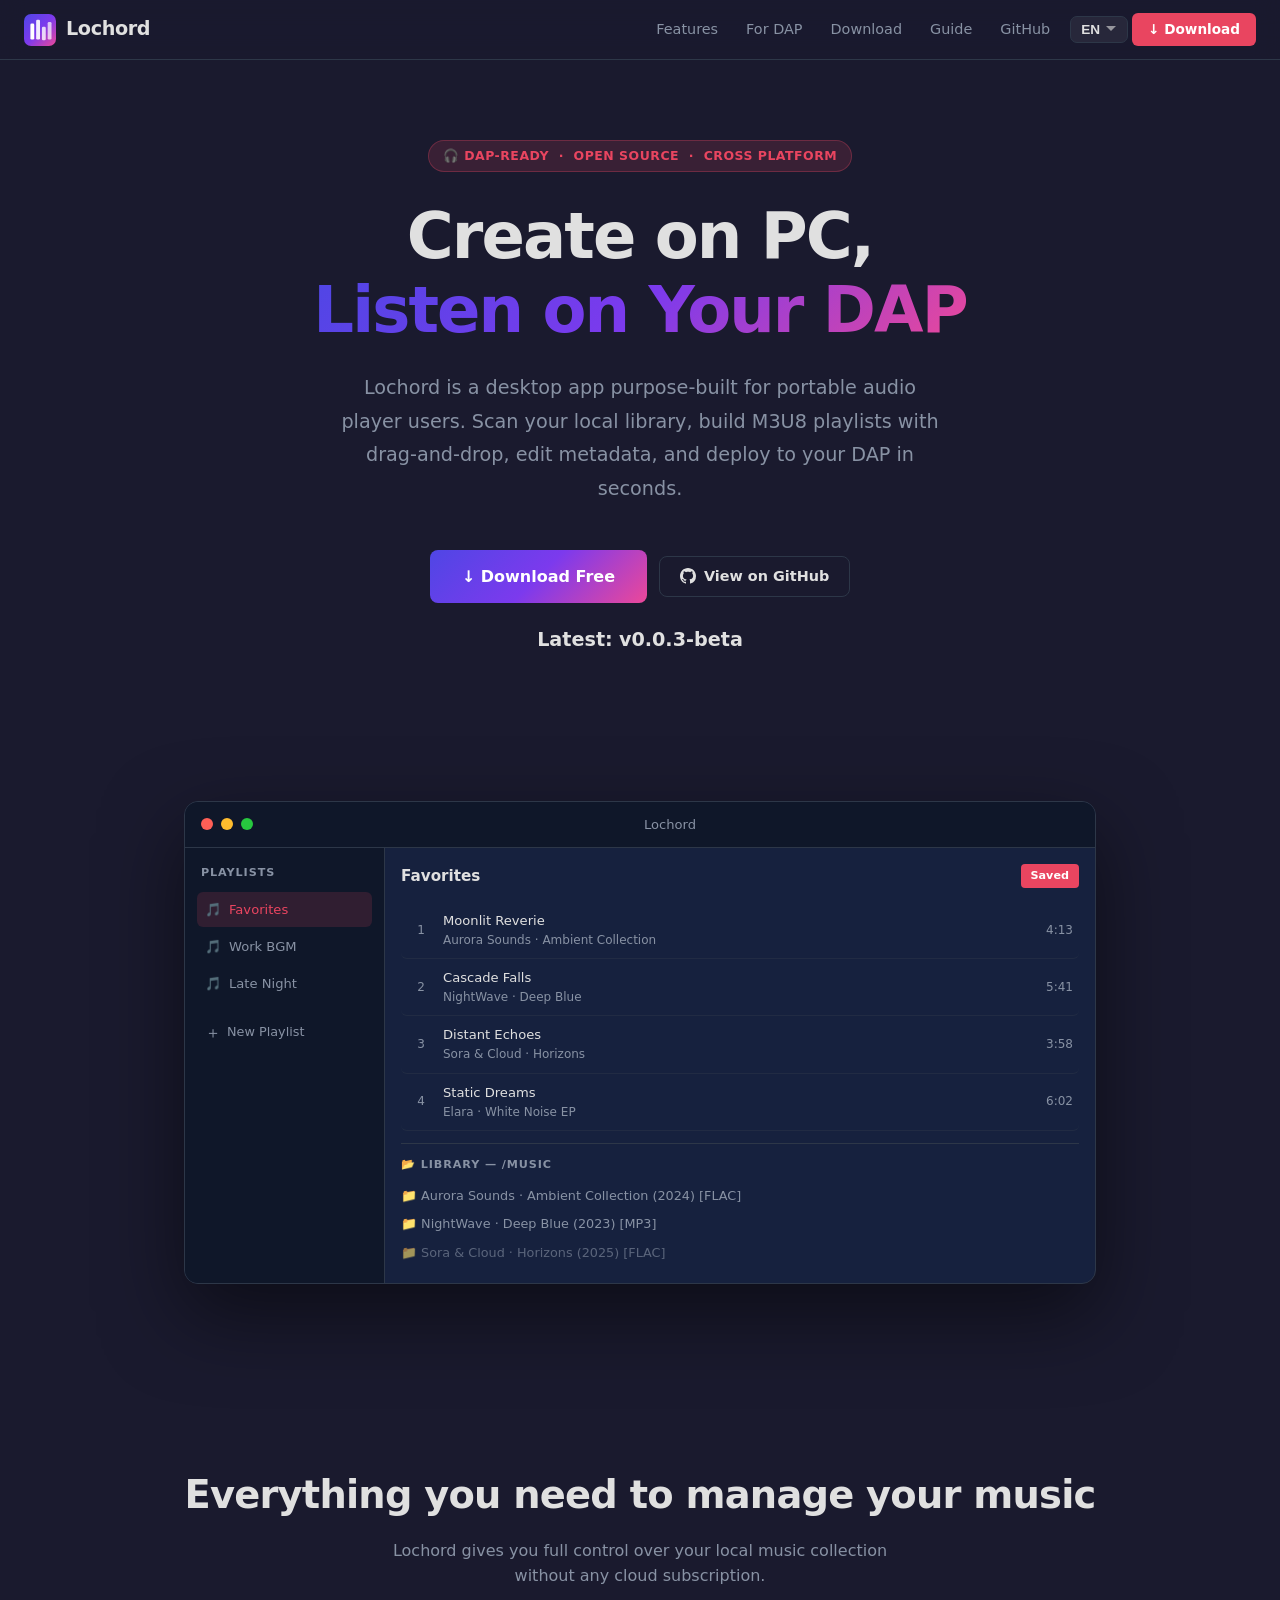
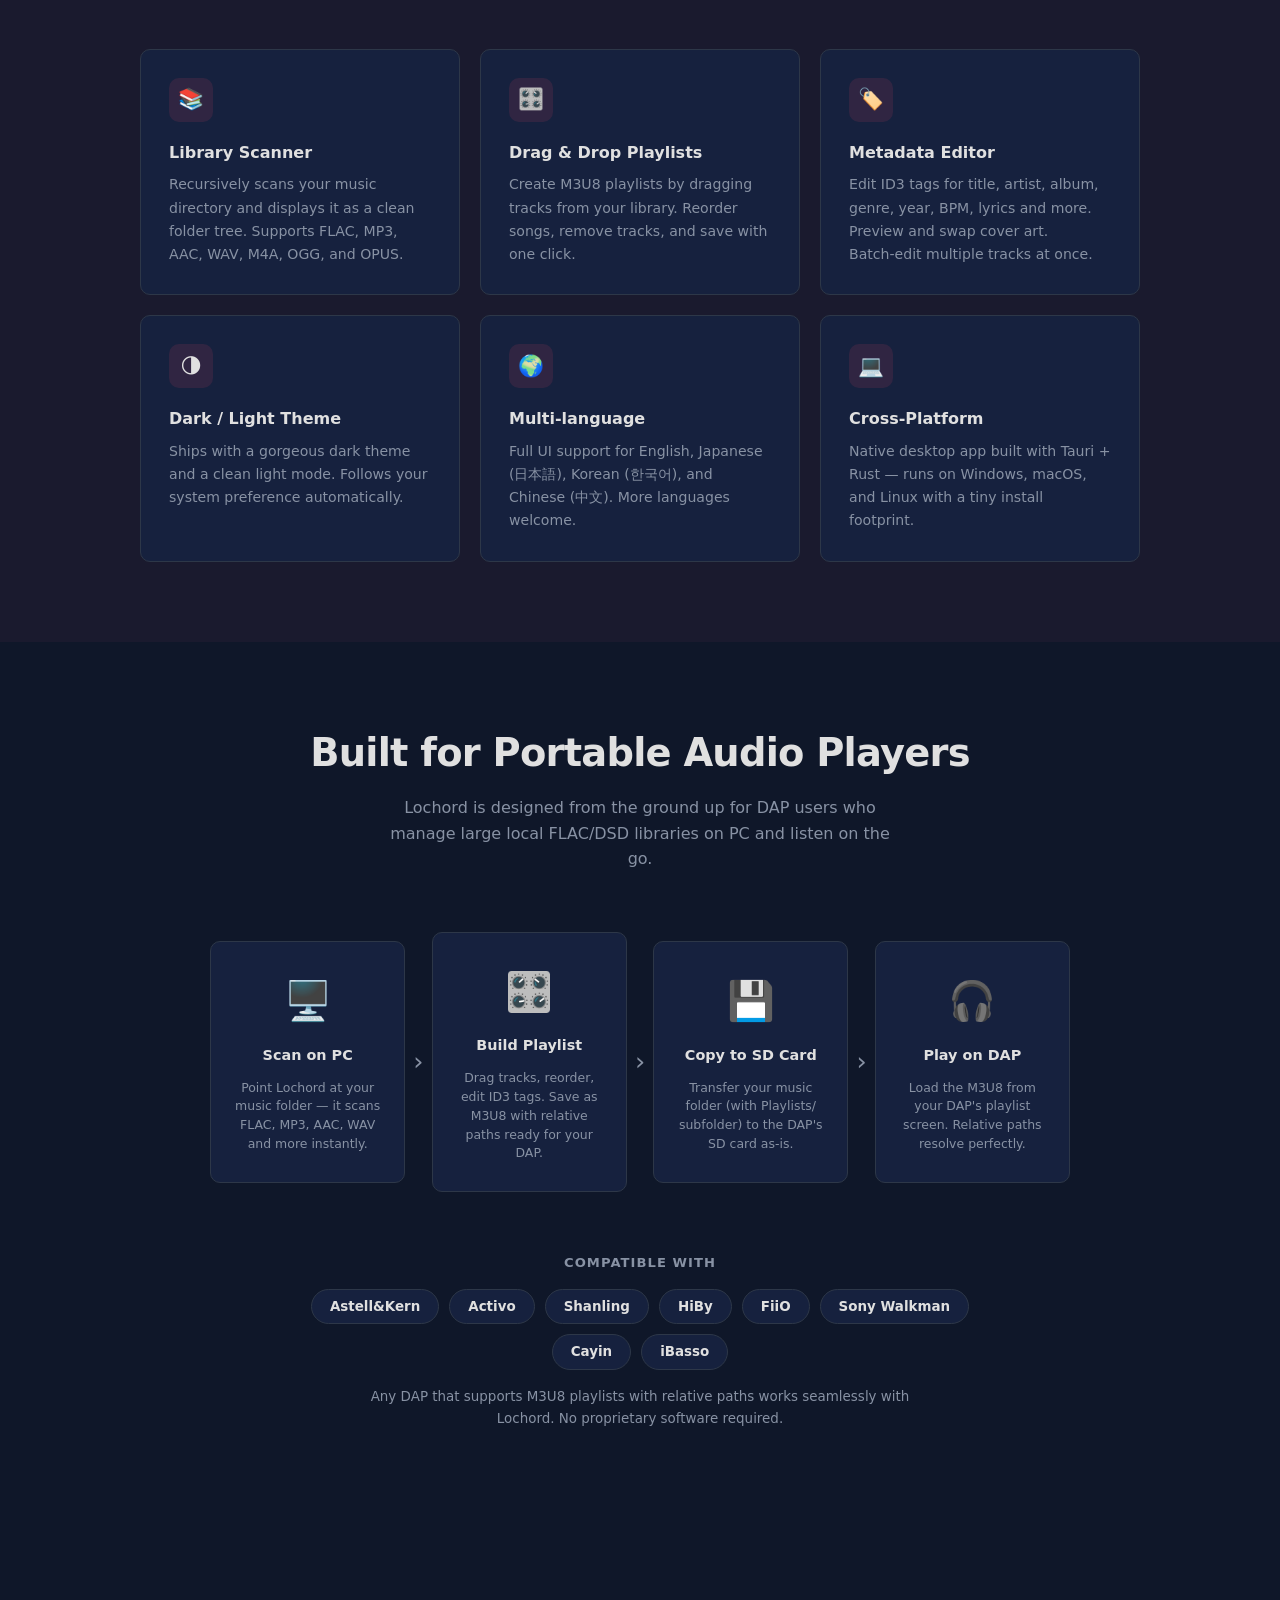
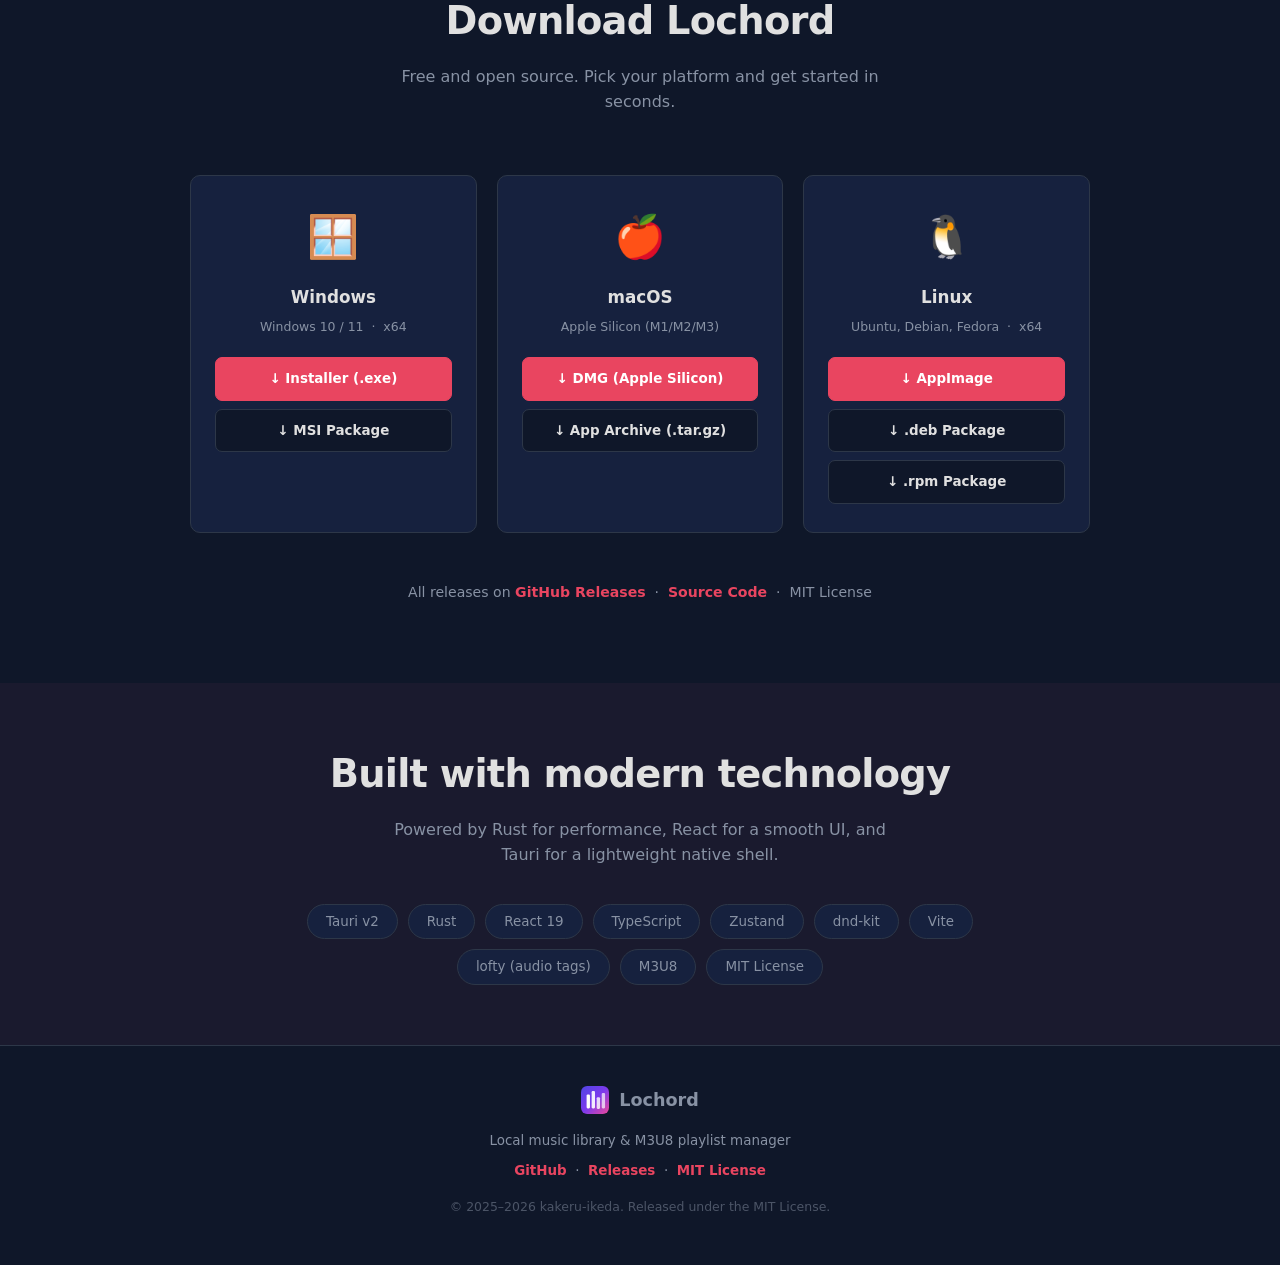
<file: index.html>
<!DOCTYPE html>
<html lang="en">
<head>
  <meta charset="UTF-8" />
  <meta name="viewport" content="width=device-width, initial-scale=1.0" />
  <meta name="description" id="meta-desc" content="Create M3U8 playlists on PC and copy to your DAP. Supports Astell&amp;Kern, Shanling, HiBy, FiiO, Sony Walkman. Free, open-source, Windows/macOS/Linux." />
  <meta name="keywords"    id="meta-kw"   content="M3U8 playlist manager, DAP playlist creator, Astell&Kern playlist, local music library, portable audio player software, HiBy playlist, FiiO playlist, free music manager" />
  <meta property="og:type"        content="website" />
  <meta property="og:url"         content="https://kakeru-ikeda.github.io/lochord-landing/" />
  <meta property="og:title"       id="og-title" content="Lochord — M3U8 Playlist Manager for DAP" />
  <meta property="og:description" id="og-desc"  content="Create M3U8 playlists on PC and copy to your DAP. Supports Astell&amp;Kern, Shanling, HiBy, FiiO. Free &amp; open-source." />
  <meta property="og:image"       content="https://raw.githubusercontent.com/kakeru-ikeda/Lochord/main/app-icon.svg" />
  <meta name="twitter:card"        content="summary" />
  <meta name="twitter:title"       id="tw-title" content="Lochord — M3U8 Playlist Manager for DAP" />
  <meta name="twitter:description" id="tw-desc"  content="Create M3U8 playlists on PC and copy to your DAP. Supports Astell&amp;Kern, Shanling, HiBy, FiiO. Free &amp; open-source." />
  <link rel="canonical" href="https://kakeru-ikeda.github.io/lochord-landing/" />
  <link rel="alternate" hreflang="en" href="https://kakeru-ikeda.github.io/lochord-landing/?lang=en" />
  <link rel="alternate" hreflang="ja" href="https://kakeru-ikeda.github.io/lochord-landing/?lang=ja" />
  <link rel="alternate" hreflang="ko" href="https://kakeru-ikeda.github.io/lochord-landing/?lang=ko" />
  <link rel="alternate" hreflang="zh" href="https://kakeru-ikeda.github.io/lochord-landing/?lang=zh" />
  <link rel="alternate" hreflang="x-default" href="https://kakeru-ikeda.github.io/lochord-landing/" />
  <title id="page-title">Lochord — M3U8 Playlist Manager for DAP</title>
  <link rel="icon" type="image/svg+xml" href="[data-uri]">
  <link rel="stylesheet" href="assets/style.css">
  <style>
    /* ── Hero ──────────────────────────────────────────────────────────── */
    .hero {
      padding: 140px 24px 100px;
      max-width: 900px;
      margin: 0 auto;
      text-align: center;
    }

    .hero-badge {
      display: inline-flex;
      align-items: center;
      gap: 6px;
      background: rgba(233,69,96,0.15);
      border: 1px solid rgba(233,69,96,0.3);
      color: var(--accent);
      font-size: 0.78rem;
      font-weight: 600;
      padding: 5px 14px;
      border-radius: 100px;
      margin-bottom: 28px;
      letter-spacing: 0.04em;
      text-transform: uppercase;
    }

    .hero h1 {
      font-size: clamp(2.4rem, 6vw, 4rem);
      font-weight: 800;
      letter-spacing: -0.03em;
      line-height: 1.15;
      margin-bottom: 24px;
    }

    .hero p {
      font-size: clamp(1rem, 2vw, 1.2rem);
      color: var(--muted);
      max-width: 600px;
      margin: 0 auto 44px;
      line-height: 1.75;
    }

    .hero-actions {
      display: flex;
      align-items: center;
      justify-content: center;
      gap: 12px;
      flex-wrap: wrap;
      margin-bottom: 20px;
    }

    .hero-version { color: var(--muted); font-size: 0.82rem; }
    .hero-version span { color: var(--text); font-weight: 600; }

    /* ── App preview ── */
    .app-preview {
      max-width: 960px;
      margin: 0 auto 100px;
      padding: 0 24px;
    }

    .app-window {
      background: var(--surface);
      border: 1px solid var(--border);
      border-radius: 14px;
      overflow: hidden;
      box-shadow: 0 30px 80px rgba(0,0,0,0.5);
    }

    .window-titlebar {
      background: var(--surface2);
      padding: 12px 16px;
      display: flex;
      align-items: center;
      gap: 8px;
      border-bottom: 1px solid var(--border);
    }

    .window-dot { width: 12px; height: 12px; border-radius: 50%; }
    .dot-red    { background: #ff5f56; }
    .dot-yellow { background: #ffbd2e; }
    .dot-green  { background: #27c93f; }

    .window-title { flex: 1; text-align: center; font-size: 0.82rem; color: var(--muted); }

    .app-ui {
      display: grid;
      grid-template-columns: 200px 1fr;
      min-height: 380px;
      font-size: 0.82rem;
    }

    .ui-sidebar {
      background: var(--surface2);
      border-right: 1px solid var(--border);
      padding: 16px 12px;
    }

    .ui-sidebar-title {
      font-size: 0.7rem;
      font-weight: 700;
      text-transform: uppercase;
      letter-spacing: 0.08em;
      color: var(--muted);
      margin-bottom: 10px;
      padding: 0 4px;
    }

    .ui-playlist-item {
      display: flex;
      align-items: center;
      gap: 8px;
      padding: 7px 8px;
      border-radius: 6px;
      cursor: pointer;
      color: var(--muted);
      transition: background 0.15s, color 0.15s;
      margin-bottom: 2px;
    }
    .ui-playlist-item.active  { background: rgba(233,69,96,0.15); color: var(--accent); }
    .ui-playlist-item:not(.active):hover { background: rgba(255,255,255,0.05); color: var(--text); }

    .ui-main { padding: 16px; overflow: hidden; }

    .ui-header {
      display: flex;
      align-items: center;
      justify-content: space-between;
      margin-bottom: 14px;
    }

    .ui-header-title { font-weight: 700; font-size: 0.95rem; }

    .save-badge {
      background: var(--accent);
      color: #fff;
      font-size: 0.7rem;
      padding: 3px 10px;
      border-radius: 4px;
      font-weight: 600;
    }

    .ui-track {
      display: grid;
      grid-template-columns: 28px 1fr auto;
      align-items: center;
      gap: 8px;
      padding: 8px 6px;
      border-radius: 6px;
      border-bottom: 1px solid rgba(45,55,72,0.5);
      color: var(--muted);
    }
    .ui-track:hover { background: rgba(255,255,255,0.04); }
    .ui-track-num  { font-size: 0.75rem; text-align: center; }
    .ui-track-info { overflow: hidden; }
    .ui-track-name   { color: var(--text); font-weight: 500; white-space: nowrap; overflow: hidden; text-overflow: ellipsis; }
    .ui-track-artist { font-size: 0.75rem; }
    .ui-track-dur    { font-size: 0.75rem; font-variant-numeric: tabular-nums; }

    .ui-library { border-top: 1px solid var(--border); margin-top: 12px; padding-top: 12px; }
    .ui-library-header { font-size: 0.7rem; font-weight: 700; text-transform: uppercase; letter-spacing: 0.08em; color: var(--muted); margin-bottom: 8px; }
    .ui-folder { display: flex; align-items: center; gap: 6px; padding: 4px 0; font-size: 0.8rem; color: var(--muted); }

    /* ── Sections ── */
    section { padding: 80px 24px; }

    .section-title {
      text-align: center;
      font-size: clamp(1.6rem, 3vw, 2.4rem);
      font-weight: 800;
      letter-spacing: -0.02em;
      margin-bottom: 12px;
    }

    .section-sub {
      text-align: center;
      color: var(--muted);
      max-width: 500px;
      margin: 0 auto 60px;
      font-size: 1rem;
    }

    /* ── Features ── */
    .features-grid {
      display: grid;
      grid-template-columns: repeat(auto-fit, minmax(280px, 1fr));
      gap: 20px;
      max-width: 1000px;
      margin: 0 auto;
    }

    .feature-card {
      background: var(--surface);
      border: 1px solid var(--border);
      border-radius: var(--radius);
      padding: 28px;
      transition: border-color 0.2s, transform 0.2s;
    }
    .feature-card:hover { border-color: rgba(233,69,96,0.4); transform: translateY(-3px); }

    .feature-icon {
      width: 44px;
      height: 44px;
      border-radius: 10px;
      background: rgba(233,69,96,0.12);
      display: flex;
      align-items: center;
      justify-content: center;
      margin-bottom: 18px;
      font-size: 1.3rem;
    }

    .feature-card h3 { font-size: 1rem; font-weight: 700; margin-bottom: 8px; }
    .feature-card p  { font-size: 0.88rem; color: var(--muted); line-height: 1.65; }

    /* ── Download ── */
    #download { background: var(--surface2); }

    /* ── DAP section ── */
    #dap { background: var(--surface2); }

    .dap-flow {
      display: flex;
      align-items: center;
      justify-content: center;
      gap: 0;
      flex-wrap: wrap;
      max-width: 860px;
      margin: 0 auto 60px;
    }

    .dap-step {
      display: flex;
      flex-direction: column;
      align-items: center;
      gap: 12px;
      padding: 28px 24px;
      background: var(--surface);
      border: 1px solid var(--border);
      border-radius: var(--radius);
      text-align: center;
      min-width: 160px;
      flex: 1;
      max-width: 200px;
    }

    .dap-arrow {
      font-size: 1.6rem;
      color: var(--muted);
      padding: 0 8px;
      flex-shrink: 0;
    }

    .dap-step-icon { font-size: 2.4rem; }
    .dap-step h4   { font-size: 0.9rem; font-weight: 700; color: var(--text); }
    .dap-step p    { font-size: 0.78rem; color: var(--muted); line-height: 1.5; }

    .dap-brands {
      display: flex;
      flex-wrap: wrap;
      gap: 10px;
      justify-content: center;
      max-width: 700px;
      margin: 0 auto 16px;
    }

    .brand-chip {
      background: var(--surface);
      border: 1px solid var(--border);
      border-radius: 100px;
      padding: 6px 18px;
      font-size: 0.84rem;
      color: var(--text);
      font-weight: 600;
    }

    .dap-note {
      text-align: center;
      font-size: 0.84rem;
      color: var(--muted);
      max-width: 560px;
      margin: 0 auto;
      line-height: 1.65;
    }

    @media (max-width: 700px) {
      .dap-flow { flex-direction: column; align-items: stretch; }
      .dap-arrow { transform: rotate(90deg); align-self: center; }
      .dap-step  { max-width: 100%; }
    }

    .download-grid {
      display: grid;
      grid-template-columns: repeat(auto-fit, minmax(260px, 1fr));
      gap: 20px;
      max-width: 900px;
      margin: 0 auto 48px;
    }

    .platform-card {
      background: var(--surface);
      border: 1px solid var(--border);
      border-radius: var(--radius);
      padding: 28px 24px;
      text-align: center;
      transition: border-color 0.2s, transform 0.2s;
    }
    .platform-card:hover { border-color: rgba(233,69,96,0.4); transform: translateY(-3px); }

    .platform-icon { font-size: 2.6rem; margin-bottom: 14px; }
    .platform-card h3    { font-size: 1.05rem; font-weight: 700; margin-bottom: 6px; }
    .platform-card .formats { font-size: 0.78rem; color: var(--muted); margin-bottom: 20px; }

    .download-btns { display: flex; flex-direction: column; gap: 8px; }

    .dl-btn {
      display: block;
      background: var(--surface2);
      border: 1px solid var(--border);
      border-radius: 7px;
      padding: 10px 14px;
      font-size: 0.84rem;
      font-weight: 600;
      color: var(--text);
      transition: all 0.2s;
      cursor: pointer;
      text-decoration: none;
      text-align: center;
    }
    .dl-btn:hover { background: rgba(233,69,96,0.12); border-color: rgba(233,69,96,0.4); color: var(--accent); }
    .dl-btn.primary { background: var(--accent); border-color: var(--accent); color: #fff; }
    .dl-btn.primary:hover { background: var(--accent-h); border-color: var(--accent-h); color: #fff; box-shadow: 0 4px 16px rgba(233,69,96,0.4); }

    .release-note { text-align: center; font-size: 0.88rem; color: var(--muted); }
    .release-note a { color: var(--accent); font-weight: 600; transition: color 0.2s; }
    .release-note a:hover { color: var(--accent-h); }

    /* ── Tech stack ── */
    .tech-section { padding: 60px 24px; }

    .tech-chips {
      display: flex;
      flex-wrap: wrap;
      gap: 10px;
      justify-content: center;
      max-width: 700px;
      margin: 0 auto;
    }

    .chip {
      background: var(--surface);
      border: 1px solid var(--border);
      border-radius: 100px;
      padding: 6px 18px;
      font-size: 0.84rem;
      color: var(--muted);
      font-weight: 500;
    }

    /* ── Responsive ── */
    @media (max-width: 640px) {
      .app-ui { grid-template-columns: 1fr; }
      .ui-sidebar { display: none; }
      .hero { padding: 110px 16px 80px; }
    }
  </style>
</head>
<body>

<!-- ── Navigation ── -->
<nav>
  <a href="#" class="nav-brand">
    <svg viewBox="0 0 100 100" fill="none" xmlns="http://www.w3.org/2000/svg">
      <rect width="100" height="100" rx="22" fill="url(#navGrad)"/>
      <rect x="20" y="30" width="12" height="50" rx="4" fill="white"/>
      <rect x="38" y="18" width="12" height="62" rx="4" fill="white" opacity=".9"/>
      <rect x="56" y="40" width="12" height="42" rx="4" fill="white" opacity=".8"/>
      <rect x="74" y="25" width="12" height="55" rx="4" fill="white" opacity=".7"/>
      <defs>
        <linearGradient id="navGrad" x1="0" y1="0" x2="100" y2="100" gradientUnits="userSpaceOnUse">
          <stop stop-color="#4F46E5"/>
          <stop offset=".5" stop-color="#7C3AED"/>
          <stop offset="1" stop-color="#EC4899"/>
        </linearGradient>
      </defs>
    </svg>
    Lochord
  </a>
  <div class="nav-links">
    <a href="#features" data-i18n="nav.features">Features</a>
    <a href="#dap" data-i18n="nav.dap">For DAP</a>
    <a href="#download" data-i18n="nav.download">Download</a>
    <a href="guide.html" data-i18n="nav.guide">Guide</a>
    <a href="https://github.com/kakeru-ikeda/Lochord" target="_blank" rel="noopener">GitHub</a>

    <!-- Language switcher -->
    <div class="lang-switcher" id="langSwitcher">
      <button class="lang-btn" id="langBtn" aria-label="Switch language">
        <span id="currentLangLabel">EN</span>
        <svg width="12" height="12" viewBox="0 0 12 12" fill="currentColor"><path d="M6 8L1 3h10L6 8z"/></svg>
      </button>
      <div class="lang-menu" id="langMenu">
        <button data-lang="en"  class="active">🇺🇸 English</button>
        <button data-lang="ja">🇯🇵 日本語</button>
        <button data-lang="ko">🇰🇷 한국어</button>
        <button data-lang="zh">🇨🇳 中文</button>
      </div>
    </div>

    <a href="#download" class="btn btn-primary nav-dl-btn" style="padding:6px 16px;font-size:0.85rem;" data-i18n="nav.downloadBtn">↓ Download</a>
  </div>
</nav>

<!-- ── Hero ── -->
<section class="hero">
  <div class="hero-badge" data-i18n="hero.badge">🎧 DAP-Ready &nbsp;·&nbsp; Open Source &nbsp;·&nbsp; Cross Platform</div>
  <h1>
    <span data-i18n="hero.h1a">PC で作る、DAP で聴く。</span><br/>
    <span class="gradient-text" data-i18n="hero.h1b">Ultimate Playlist Workflow</span>
  </h1>
  <p data-i18n="hero.desc">
    Lochord is a desktop app for managing local music and creating M3U8 playlists — purpose-built for portable audio player users. Drag, drop, edit metadata, and deploy to your DAP in seconds.
  </p>
  <div class="hero-actions">
    <a href="#download" class="btn btn-grad" data-i18n="hero.downloadBtn">↓ Download Free</a>
    <a href="https://github.com/kakeru-ikeda/Lochord" class="btn btn-outline" target="_blank" rel="noopener">
      <svg width="16" height="16" viewBox="0 0 24 24" fill="currentColor"><path d="M12 0C5.37 0 0 5.37 0 12c0 5.31 3.435 9.795 8.205 11.385.6.105.825-.255.825-.57 0-.285-.015-1.23-.015-2.235-3.015.555-3.795-.735-4.035-1.41-.135-.345-.72-1.41-1.23-1.695-.42-.225-1.02-.78-.015-.795.945-.015 1.62.87 1.845 1.23 1.08 1.815 2.805 1.305 3.495.99.105-.78.42-1.305.765-1.605-2.67-.3-5.46-1.335-5.46-5.925 0-1.305.465-2.385 1.23-3.225-.12-.3-.54-1.53.12-3.18 0 0 1.005-.315 3.3 1.23.96-.27 1.98-.405 3-.405s2.04.135 3 .405c2.295-1.56 3.3-1.23 3.3-1.23.66 1.65.24 2.88.12 3.18.765.84 1.23 1.905 1.23 3.225 0 4.605-2.805 5.625-5.475 5.925.435.375.81 1.095.81 2.22 0 1.605-.015 2.895-.015 3.3 0 .315.225.69.825.57A12.02 12.02 0 0 0 24 12c0-6.63-5.37-12-12-12z"/></svg>
      <span data-i18n="hero.githubBtn">View on GitHub</span>
    </a>
  </div>
  <p class="hero-version"><span data-i18n="hero.latestLabel">Latest:</span> <span id="latest-version">v0.0.3-beta</span></p>
</section>

<!-- ── App Preview ── -->
<div class="app-preview">
  <div class="app-window">
    <div class="window-titlebar">
      <div class="window-dot dot-red"></div>
      <div class="window-dot dot-yellow"></div>
      <div class="window-dot dot-green"></div>
      <div class="window-title">Lochord</div>
    </div>
    <div class="app-ui">
      <div class="ui-sidebar">
        <div class="ui-sidebar-title" data-i18n="preview.playlists">Playlists</div>
        <div class="ui-playlist-item active"><span>🎵</span> Favorites</div>
        <div class="ui-playlist-item"><span>🎵</span> Work BGM</div>
        <div class="ui-playlist-item"><span>🎵</span> Late Night</div>
        <div style="margin-top:12px">
          <div class="ui-playlist-item" style="gap:6px;font-size:0.8rem;">
            <span style="font-size:1rem">＋</span>
            <span data-i18n="preview.newPlaylist">New Playlist</span>
          </div>
        </div>
      </div>
      <div class="ui-main">
        <div class="ui-header">
          <div class="ui-header-title">Favorites</div>
          <div class="save-badge" data-i18n="preview.saved">Saved</div>
        </div>
        <div class="ui-track">
          <div class="ui-track-num">1</div>
          <div class="ui-track-info">
            <div class="ui-track-name">Moonlit Reverie</div>
            <div class="ui-track-artist">Aurora Sounds · Ambient Collection</div>
          </div>
          <div class="ui-track-dur">4:13</div>
        </div>
        <div class="ui-track">
          <div class="ui-track-num">2</div>
          <div class="ui-track-info">
            <div class="ui-track-name">Cascade Falls</div>
            <div class="ui-track-artist">NightWave · Deep Blue</div>
          </div>
          <div class="ui-track-dur">5:41</div>
        </div>
        <div class="ui-track">
          <div class="ui-track-num">3</div>
          <div class="ui-track-info">
            <div class="ui-track-name">Distant Echoes</div>
            <div class="ui-track-artist">Sora &amp; Cloud · Horizons</div>
          </div>
          <div class="ui-track-dur">3:58</div>
        </div>
        <div class="ui-track">
          <div class="ui-track-num">4</div>
          <div class="ui-track-info">
            <div class="ui-track-name">Static Dreams</div>
            <div class="ui-track-artist">Elara · White Noise EP</div>
          </div>
          <div class="ui-track-dur">6:02</div>
        </div>
        <div class="ui-library">
          <div class="ui-library-header" data-i18n="preview.library">📂 Library — /Music</div>
          <div class="ui-folder">📁 Aurora Sounds · Ambient Collection (2024) [FLAC]</div>
          <div class="ui-folder">📁 NightWave · Deep Blue (2023) [MP3]</div>
          <div class="ui-folder" style="opacity:.6">📁 Sora &amp; Cloud · Horizons (2025) [FLAC]</div>
        </div>
      </div>
    </div>
  </div>
</div>

<!-- ── Features ── -->
<section id="features">
  <h2 class="section-title" data-i18n="feat.title">Everything you need to manage your music</h2>
  <p class="section-sub" data-i18n="feat.sub">Lochord gives you full control over your local music collection without any cloud subscription.</p>
  <div class="features-grid">
    <div class="feature-card">
      <div class="feature-icon">📚</div>
      <h3 data-i18n="feat.f1.title">Library Scanner</h3>
      <p data-i18n="feat.f1.desc">Recursively scans your music directory and displays it as a clean folder tree. Supports FLAC, MP3, AAC, WAV, M4A, OGG, and OPUS.</p>
    </div>
    <div class="feature-card">
      <div class="feature-icon">🎛️</div>
      <h3 data-i18n="feat.f2.title">Drag & Drop Playlists</h3>
      <p data-i18n="feat.f2.desc">Create M3U8 playlists by dragging tracks from your library. Reorder songs, remove tracks, and save with one click.</p>
    </div>
    <div class="feature-card">
      <div class="feature-icon">🏷️</div>
      <h3 data-i18n="feat.f3.title">Metadata Editor</h3>
      <p data-i18n="feat.f3.desc">Edit ID3 tags for title, artist, album, genre, year, BPM, lyrics and more. Preview and swap cover art. Batch‑edit multiple tracks at once.</p>
    </div>
    <div class="feature-card">
      <div class="feature-icon">🌗</div>
      <h3 data-i18n="feat.f4.title">Dark / Light Theme</h3>
      <p data-i18n="feat.f4.desc">Ships with a gorgeous dark theme and a clean light mode. Follows your system preference automatically.</p>
    </div>
    <div class="feature-card">
      <div class="feature-icon">🌍</div>
      <h3 data-i18n="feat.f5.title">Multi-language</h3>
      <p data-i18n="feat.f5.desc">Full UI support for English, Japanese (日本語), Korean (한국어), and Chinese (中文). More languages welcome.</p>
    </div>
    <div class="feature-card">
      <div class="feature-icon">💻</div>
      <h3 data-i18n="feat.f6.title">Cross-Platform</h3>
      <p data-i18n="feat.f6.desc">Native desktop app built with Tauri + Rust — runs on Windows, macOS, and Linux with a tiny install footprint.</p>
    </div>
  </div>
</section>

<!-- ── DAP Section ── -->
<section id="dap">
  <h2 class="section-title" data-i18n="dap.title">Built for Portable Audio Players</h2>
  <p class="section-sub" data-i18n="dap.sub">Lochord is designed from the ground up for DAP users who manage large local FLAC/DSD libraries on PC and listen on the go.</p>

  <div class="dap-flow">
    <div class="dap-step">
      <div class="dap-step-icon">🖥️</div>
      <h4 data-i18n="dap.step1.title">Scan on PC</h4>
      <p data-i18n="dap.step1.desc">Point Lochord at your music folder — it scans FLAC, MP3, AAC, WAV and more instantly.</p>
    </div>
    <div class="dap-arrow">›</div>
    <div class="dap-step">
      <div class="dap-step-icon">🎛️</div>
      <h4 data-i18n="dap.step2.title">Build Playlist</h4>
      <p data-i18n="dap.step2.desc">Drag tracks, reorder, edit ID3 tags. Save as M3U8 with relative paths ready for your DAP.</p>
    </div>
    <div class="dap-arrow">›</div>
    <div class="dap-step">
      <div class="dap-step-icon">💾</div>
      <h4 data-i18n="dap.step3.title">Copy to SD Card</h4>
      <p data-i18n="dap.step3.desc">Transfer your music folder (with Playlists/ subfolder) to the DAP's SD card as-is.</p>
    </div>
    <div class="dap-arrow">›</div>
    <div class="dap-step">
      <div class="dap-step-icon">🎧</div>
      <h4 data-i18n="dap.step4.title">Play on DAP</h4>
      <p data-i18n="dap.step4.desc">Load the M3U8 from your DAP's playlist screen. Relative paths resolve perfectly.</p>
    </div>
  </div>

  <p style="text-align:center;font-size:0.82rem;font-weight:700;text-transform:uppercase;letter-spacing:0.08em;color:var(--muted);margin-bottom:16px;" data-i18n="dap.brandsLabel">Compatible with</p>
  <div class="dap-brands">
    <span class="brand-chip">Astell&amp;Kern</span>
    <span class="brand-chip">Activo</span>
    <span class="brand-chip">Shanling</span>
    <span class="brand-chip">HiBy</span>
    <span class="brand-chip">FiiO</span>
    <span class="brand-chip">Sony Walkman</span>
    <span class="brand-chip">Cayin</span>
    <span class="brand-chip">iBasso</span>
  </div>
  <p class="dap-note" data-i18n="dap.note">Any DAP that supports M3U8 playlists with relative paths works seamlessly with Lochord. No proprietary software required.</p>
</section>

<!-- ── Download ── -->
<section id="download">
  <h2 class="section-title" data-i18n="dl.title">Download Lochord</h2>
  <p class="section-sub" data-i18n="dl.sub">Free and open source. Pick your platform and get started in seconds.</p>

  <div class="download-grid">
    <!-- Windows -->
    <div class="platform-card">
      <div class="platform-icon">🪟</div>
      <h3 data-i18n="dl.win.name">Windows</h3>
      <p class="formats" data-i18n="dl.win.formats">Windows 10 / 11 &nbsp;·&nbsp; x64</p>
      <div class="download-btns">
        <a id="win-exe" href="https://github.com/kakeru-ikeda/Lochord/releases/download/v0.0.3-beta/Lochord_0.0.3_x64-setup.exe" class="dl-btn primary" data-i18n="dl.win.exe">↓ Installer (.exe)</a>
        <a id="win-msi" href="https://github.com/kakeru-ikeda/Lochord/releases/download/v0.0.3-beta/Lochord_0.0.3_x64_en-US.msi" class="dl-btn" data-i18n="dl.win.msi">↓ MSI Package</a>
      </div>
    </div>

    <!-- macOS -->
    <div class="platform-card">
      <div class="platform-icon">🍎</div>
      <h3 data-i18n="dl.mac.name">macOS</h3>
      <p class="formats" data-i18n="dl.mac.formats">Apple Silicon (M1/M2/M3)</p>
      <div class="download-btns">
        <a id="mac-dmg" href="https://github.com/kakeru-ikeda/Lochord/releases/download/v0.0.3-beta/Lochord_0.0.3-beta_aarch64.dmg" class="dl-btn primary" data-i18n="dl.mac.dmg">↓ DMG (Apple Silicon)</a>
        <a id="mac-tar" href="https://github.com/kakeru-ikeda/Lochord/releases/download/v0.0.3-beta/Lochord_aarch64.app.tar.gz" class="dl-btn" data-i18n="dl.mac.tar">↓ App Archive (.tar.gz)</a>
      </div>
    </div>

    <!-- Linux -->
    <div class="platform-card">
      <div class="platform-icon">🐧</div>
      <h3 data-i18n="dl.linux.name">Linux</h3>
      <p class="formats" data-i18n="dl.linux.formats">Ubuntu, Debian, Fedora &nbsp;·&nbsp; x64</p>
      <div class="download-btns">
        <a id="linux-appimage" href="https://github.com/kakeru-ikeda/Lochord/releases/download/v0.0.3-beta/Lochord_0.0.3-beta_amd64.AppImage" class="dl-btn primary" data-i18n="dl.linux.appimage">↓ AppImage</a>
        <a id="linux-deb" href="https://github.com/kakeru-ikeda/Lochord/releases/download/v0.0.3-beta/Lochord_0.0.3-beta_amd64.deb" class="dl-btn" data-i18n="dl.linux.deb">↓ .deb Package</a>
        <a id="linux-rpm" href="https://github.com/kakeru-ikeda/Lochord/releases/download/v0.0.3-beta/Lochord-0.0.3-beta-1.x86_64.rpm" class="dl-btn" data-i18n="dl.linux.rpm">↓ .rpm Package</a>
      </div>
    </div>
  </div>

  <p class="release-note">
    <span data-i18n="dl.releaseNote">All releases on</span>
    <a href="https://github.com/kakeru-ikeda/Lochord/releases" target="_blank" rel="noopener" data-i18n="dl.releasesLink">GitHub Releases</a>
    &nbsp;·&nbsp;
    <a href="https://github.com/kakeru-ikeda/Lochord" target="_blank" rel="noopener" data-i18n="dl.sourceLink">Source Code</a>
    &nbsp;·&nbsp; MIT License
  </p>
</section>

<!-- ── Tech Stack ── -->
<section class="tech-section">
  <h2 class="section-title" style="margin-bottom:12px" data-i18n="tech.title">Built with modern technology</h2>
  <p class="section-sub" style="margin-bottom:36px" data-i18n="tech.sub">Powered by Rust for performance, React for a smooth UI, and Tauri for a lightweight native shell.</p>
  <div class="tech-chips">
    <span class="chip">Tauri v2</span>
    <span class="chip">Rust</span>
    <span class="chip">React 19</span>
    <span class="chip">TypeScript</span>
    <span class="chip">Zustand</span>
    <span class="chip">dnd-kit</span>
    <span class="chip">Vite</span>
    <span class="chip">lofty (audio tags)</span>
    <span class="chip">M3U8</span>
    <span class="chip">MIT License</span>
  </div>
</section>

<!-- ── Footer ── -->
<footer class="site-footer" style="background:var(--surface2)">
  <div class="footer-brand">
    <svg viewBox="0 0 100 100" fill="none" xmlns="http://www.w3.org/2000/svg">
      <rect width="100" height="100" rx="22" fill="url(#footGrad)"/>
      <rect x="20" y="30" width="12" height="50" rx="4" fill="white"/>
      <rect x="38" y="18" width="12" height="62" rx="4" fill="white" opacity=".9"/>
      <rect x="56" y="40" width="12" height="42" rx="4" fill="white" opacity=".8"/>
      <rect x="74" y="25" width="12" height="55" rx="4" fill="white" opacity=".7"/>
      <defs>
        <linearGradient id="footGrad" x1="0" y1="0" x2="100" y2="100" gradientUnits="userSpaceOnUse">
          <stop stop-color="#4F46E5"/>
          <stop offset=".5" stop-color="#7C3AED"/>
          <stop offset="1" stop-color="#EC4899"/>
        </linearGradient>
      </defs>
    </svg>
    Lochord
  </div>
  <p data-i18n="footer.tagline">Local music library &amp; M3U8 playlist manager</p>
  <p>
    <a href="https://github.com/kakeru-ikeda/Lochord" target="_blank" rel="noopener">GitHub</a>
    &nbsp;·&nbsp;
    <a href="https://github.com/kakeru-ikeda/Lochord/releases" target="_blank" rel="noopener" data-i18n="footer.releases">Releases</a>
    &nbsp;·&nbsp;
    <a href="https://github.com/kakeru-ikeda/Lochord/blob/main/LICENSE" target="_blank" rel="noopener">MIT License</a>
  </p>
  <p style="margin-top:16px;font-size:0.78rem;opacity:.5" data-i18n="footer.copy">© 2025–2026 kakeru-ikeda. Released under the MIT License.</p>
</footer>

<script>
// ── Page-specific translations ───────────────────────────────────────────────
const PAGE_T = {
  en: {
    "meta.title":       "Lochord — M3U8 Playlist Manager for DAP | Free Desktop App",
    "meta.description": "Create M3U8 playlists on PC and copy to your DAP. Supports Astell&Kern, Shanling, HiBy, FiiO, Sony Walkman. Free, open-source, Windows/macOS/Linux.",
    "meta.keywords":    "M3U8 playlist manager, DAP playlist creator, Astell&Kern playlist, local music library, portable audio player software, HiBy playlist, FiiO playlist, free music manager",
    "hero.badge":      "🎧 DAP-Ready \u00a0·\u00a0 Open Source \u00a0·\u00a0 Cross Platform",
    "hero.h1a":        "Create on PC,",
    "hero.h1b":        "Listen on Your DAP",
    "hero.desc":       "Lochord is a desktop app purpose-built for portable audio player users. Scan your local library, build M3U8 playlists with drag-and-drop, edit metadata, and deploy to your DAP in seconds.",
    "hero.downloadBtn":"↓ Download Free",
    "hero.githubBtn":  "View on GitHub",
    "hero.latestLabel":"Latest:",
    "preview.playlists":   "Playlists",
    "preview.newPlaylist": "New Playlist",
    "preview.saved":       "Saved",
    "preview.library":     "📂 Library — /Music",
    "feat.title": "Everything you need to manage your music",
    "feat.sub":   "Lochord gives you full control over your local music collection without any cloud subscription.",
    "feat.f1.title": "Library Scanner",
    "feat.f1.desc":  "Recursively scans your music directory and displays it as a clean folder tree. Supports FLAC, MP3, AAC, WAV, M4A, OGG, and OPUS.",
    "feat.f2.title": "Drag & Drop Playlists",
    "feat.f2.desc":  "Create M3U8 playlists by dragging tracks from your library. Reorder songs, remove tracks, and save with one click.",
    "feat.f3.title": "Metadata Editor",
    "feat.f3.desc":  "Edit ID3 tags for title, artist, album, genre, year, BPM, lyrics and more. Preview and swap cover art. Batch\u2011edit multiple tracks at once.",
    "feat.f4.title": "Dark / Light Theme",
    "feat.f4.desc":  "Ships with a gorgeous dark theme and a clean light mode. Follows your system preference automatically.",
    "feat.f5.title": "Multi-language",
    "feat.f5.desc":  "Full UI support for English, Japanese (日本語), Korean (한국어), and Chinese (中文). More languages welcome.",
    "feat.f6.title": "Cross-Platform",
    "feat.f6.desc":  "Native desktop app built with Tauri + Rust — runs on Windows, macOS, and Linux with a tiny install footprint.",
    "dap.title": "Built for Portable Audio Players",
    "dap.sub":   "Lochord is designed from the ground up for DAP users who manage large local FLAC/DSD libraries on PC and listen on the go.",
    "dap.step1.title": "Scan on PC",
    "dap.step1.desc":  "Point Lochord at your music folder — it scans FLAC, MP3, AAC, WAV and more instantly.",
    "dap.step2.title": "Build Playlist",
    "dap.step2.desc":  "Drag tracks, reorder, edit ID3 tags. Save as M3U8 with relative paths ready for your DAP.",
    "dap.step3.title": "Copy to SD Card",
    "dap.step3.desc":  "Transfer your music folder (with Playlists/ subfolder) to the DAP's SD card as-is.",
    "dap.step4.title": "Play on DAP",
    "dap.step4.desc":  "Load the M3U8 from your DAP's playlist screen. Relative paths resolve perfectly.",
    "dap.brandsLabel": "Compatible with",
    "dap.note":        "Any DAP that supports M3U8 playlists with relative paths works seamlessly with Lochord. No proprietary software required.",
    "dl.title": "Download Lochord",
    "dl.sub":   "Free and open source. Pick your platform and get started in seconds.",
    "dl.win.name":    "Windows",
    "dl.win.formats": "Windows 10 / 11 \u00a0·\u00a0 x64",
    "dl.win.exe": "↓ Installer (.exe)",
    "dl.win.msi": "↓ MSI Package",
    "dl.mac.name":    "macOS",
    "dl.mac.formats": "Apple Silicon (M1/M2/M3)",
    "dl.mac.dmg": "↓ DMG (Apple Silicon)",
    "dl.mac.tar": "↓ App Archive (.tar.gz)",
    "dl.linux.name":    "Linux",
    "dl.linux.formats": "Ubuntu, Debian, Fedora \u00a0·\u00a0 x64",
    "dl.linux.appimage": "↓ AppImage",
    "dl.linux.deb":      "↓ .deb Package",
    "dl.linux.rpm":      "↓ .rpm Package",
    "dl.releaseNote":  "All releases on",
    "dl.releasesLink": "GitHub Releases",
    "dl.sourceLink":   "Source Code",
    "tech.title": "Built with modern technology",
    "tech.sub":   "Powered by Rust for performance, React for a smooth UI, and Tauri for a lightweight native shell.",
  },

  ja: {
    "meta.title":       "Lochord — DAP向けM3U8プレイリスト作成ソフト | 無料デスクトップアプリ",
    "meta.description": "PCでM3U8プレイリストを作成してDAPにコピー。Astell&Kern・Shanling・HiBy・FiiO・ソニーウォークマン対応。無料・オープンソース、Windows/macOS/Linux対応。",
    "meta.keywords":    "DAP プレイリスト, M3U8 プレイリスト作成, ポータブルオーディオ, Astell&Kern プレイリスト, HiBy 音楽管理, 無料 音楽管理ソフト, ハイレゾ プレイリスト",
    "hero.badge":      "🎧 DAP 対応 \u00a0·\u00a0 オープンソース \u00a0·\u00a0 クロスプラットフォーム",
    "hero.h1a":        "PC で作る、",
    "hero.h1b":        "DAP で聴く",
    "hero.desc":       "Lochord は、DAP ユーザーのために設計されたデスクトップアプリです。PC の大容量 FLAC ライブラリをスキャンし、M3U8 プレイリストをドラッグ＆ドロップで作成して、DAP に転送するところまでをシームレスに実現します。",
    "hero.downloadBtn":"↓ 無料でダウンロード",
    "hero.githubBtn":  "GitHub で見る",
    "hero.latestLabel":"最新バージョン：",
    "preview.playlists":   "プレイリスト",
    "preview.newPlaylist": "新規プレイリスト",
    "preview.saved":       "保存済み",
    "preview.library":     "📂 ライブラリ — /Music",
    "feat.title": "音楽管理に必要なすべてが揃っている",
    "feat.sub":   "クラウド不要。ローカル音楽コレクションを完全にコントロールできます。",
    "feat.f1.title": "ライブラリスキャナー",
    "feat.f1.desc":  "音楽フォルダを再帰的にスキャンし、ツリー表示します。FLAC・MP3・AAC・WAV・M4A・OGG・OPUS に対応。",
    "feat.f2.title": "ドラッグ＆ドロップ プレイリスト",
    "feat.f2.desc":  "ライブラリからトラックをドラッグして M3U8 プレイリストを作成。曲の並び替えや削除もワンクリックで保存できます。",
    "feat.f3.title": "メタデータエディター",
    "feat.f3.desc":  "タイトル・アーティスト・アルバム・ジャンル・BPM・歌詞など ID3 タグをまとめて編集。カバーアートのプレビューや差し替えも可能。",
    "feat.f4.title": "ダーク / ライトテーマ",
    "feat.f4.desc":  "美しいダークモードとクリーンなライトモードを搭載。システム設定に自動で追従します。",
    "feat.f5.title": "多言語対応",
    "feat.f5.desc":  "English / 日本語 / 한국어 / 中文 の UI を完全サポート。他言語も歓迎しています。",
    "feat.f6.title": "クロスプラットフォーム",
    "feat.f6.desc":  "Tauri + Rust で構築されたネイティブアプリ。Windows・macOS・Linux で軽快に動作します。",
    "dap.title": "ポータブルオーディオプレイヤー（DAP）のために",
    "dap.sub":   "Astell&Kern・Activo・Shanling など、ハイレゾ DAP ユーザーのプレイリスト作成を PC で快適に。",
    "dap.step1.title": "PC でスキャン",
    "dap.step1.desc":  "音楽フォルダを指定するだけで FLAC・MP3・WAV などを瞬時にスキャン。",
    "dap.step2.title": "プレイリスト作成",
    "dap.step2.desc":  "ドラッグ＆ドロップで並べ、ID3 タグを編集。相対パス付き M3U8 で保存。",
    "dap.step3.title": "SD カードへコピー",
    "dap.step3.desc":  "音楽フォルダごと（Playlists/ サブフォルダ含む）DAP の SD カードへそのままコピー。",
    "dap.step4.title": "DAP で再生",
    "dap.step4.desc":  "DAP のプレイリスト画面から M3U8 を読み込めば完了。相対パスが正しく解決されます。",
    "dap.brandsLabel": "対応している主な DAP ブランド",
    "dap.note":        "相対パス付き M3U8 をサポートする DAP であれば、Lochord と組み合わせてシームレスに動作します。専用ソフト不要。",
    "dl.title": "Lochord をダウンロード",
    "dl.sub":   "無料・オープンソース。プラットフォームを選んで今すぐ始めましょう。",
    "dl.win.name":    "Windows",
    "dl.win.formats": "Windows 10 / 11 \u00a0·\u00a0 x64",
    "dl.win.exe": "↓ インストーラー (.exe)",
    "dl.win.msi": "↓ MSI パッケージ",
    "dl.mac.name":    "macOS",
    "dl.mac.formats": "Apple Silicon (M1/M2/M3)",
    "dl.mac.dmg": "↓ DMG (Apple Silicon)",
    "dl.mac.tar": "↓ App アーカイブ (.tar.gz)",
    "dl.linux.name":    "Linux",
    "dl.linux.formats": "Ubuntu, Debian, Fedora \u00a0·\u00a0 x64",
    "dl.linux.appimage": "↓ AppImage",
    "dl.linux.deb":      "↓ .deb パッケージ",
    "dl.linux.rpm":      "↓ .rpm パッケージ",
    "dl.releaseNote":  "すべてのリリースは",
    "dl.releasesLink": "GitHub Releases",
    "dl.sourceLink":   "ソースコード",
    "tech.title": "モダンな技術で構築されています",
    "tech.sub":   "パフォーマンスに Rust、スムーズな UI に React、軽量なシェルに Tauri を採用。",
  },

  ko: {
    "meta.title":       "Lochord — DAP용 M3U8 플레이리스트 관리 앱 | 무료 데스크탑",
    "meta.description": "PC에서 M3U8 플레이리스트를 만들어 DAP에 복사하세요. Astell&Kern, Shanling, HiBy, FiiO, Sony Walkman 지원. 무료 오픈소스, Windows/macOS/Linux.",
    "meta.keywords":    "DAP 플레이리스트, M3U8 플레이리스트 생성, 포터블 오디오, Astell&Kern 플레이리스트, HiBy 음악 관리, 무료 음악 앱",
    "hero.badge":      "🎧 DAP 지원 \u00a0·\u00a0 오픈소스 \u00a0·\u00a0 크로스 플랫폼",
    "hero.h1a":        "PC에서 만들고,",
    "hero.h1b":        "DAP에서 감상하세요",
    "hero.desc":       "Lochord는 DAP 사용자를 위해 설계된 데스크톱 앱입니다. PC의 대용량 FLAC 라이브러리를 스캔하고, M3U8 플레이리스트를 드래그 앤 드롭으로 만들어 DAP에 바로 전송하세요.",
    "hero.downloadBtn":"↓ 무료 다운로드",
    "hero.githubBtn":  "GitHub에서 보기",
    "hero.latestLabel":"최신 버전:",
    "preview.playlists":   "플레이리스트",
    "preview.newPlaylist": "새 플레이리스트",
    "preview.saved":       "저장됨",
    "preview.library":     "📂 라이브러리 — /Music",
    "feat.title": "음악 관리에 필요한 모든 것",
    "feat.sub":   "클라우드 없이 로컬 음악 컬렉션을 완전히 제어하세요.",
    "feat.f1.title": "라이브러리 스캐너",
    "feat.f1.desc":  "음악 폴더를 재귀적으로 스캔하여 폴더 트리로 표시합니다. FLAC, MP3, AAC, WAV, M4A, OGG, OPUS를 지원합니다.",
    "feat.f2.title": "드래그 앤 드롭 플레이리스트",
    "feat.f2.desc":  "라이브러리에서 트랙을 드래그하여 M3U8 플레이리스트를 만드세요. 곡 순서 변경, 삭제, 원클릭 저장이 가능합니다.",
    "feat.f3.title": "메타데이터 편집기",
    "feat.f3.desc":  "제목, 아티스트, 앨범, 장르, BPM, 가사 등 ID3 태그를 일괄 편집. 커버 아트 미리보기 및 교체도 지원합니다.",
    "feat.f4.title": "다크 / 라이트 테마",
    "feat.f4.desc":  "아름다운 다크 테마와 깔끔한 라이트 모드를 제공합니다. 시스템 설정에 자동으로 따라갑니다.",
    "feat.f5.title": "다국어 지원",
    "feat.f5.desc":  "영어, 日本語, 한국어, 中文 UI를 완전 지원합니다. 추가 언어도 환영합니다.",
    "feat.f6.title": "크로스 플랫폼",
    "feat.f6.desc":  "Tauri + Rust로 만들어진 네이티브 앱. Windows, macOS, Linux에서 가볍게 실행됩니다.",
    "dap.title": "포터블 오디오 플레이어(DAP)를 위해 설계",
    "dap.sub":   "Astell&Kern, Shanling, HiBy 등 하이레스 DAP 사용자의 플레이리스트 관리를 PC에서 쉽게.",
    "dap.step1.title": "PC에서 스캔",
    "dap.step1.desc":  "음악 폴더를 지정하면 FLAC, MP3, WAV 등을 즉시 스캔합니다.",
    "dap.step2.title": "플레이리스트 생성",
    "dap.step2.desc":  "드래그 앤 드롭으로 트랙 추가, ID3 태그 편집. 상대 경로 포함 M3U8로 저장.",
    "dap.step3.title": "SD 카드에 복사",
    "dap.step3.desc":  "음악 폴더(Playlists/ 포함)를 DAP SD 카드에 그대로 복사.",
    "dap.step4.title": "DAP에서 재생",
    "dap.step4.desc":  "DAP의 플레이리스트 화면에서 M3U8을 불러오면 완료. 상대 경로가 완벽히 해석됩니다.",
    "dap.brandsLabel": "호환 브랜드",
    "dap.note":        "상대 경로 M3U8을 지원하는 모든 DAP에서 Lochord와 원활하게 작동합니다. 전용 소프트웨어 불필요.",
    "dl.title": "Lochord 다운로드",
    "dl.sub":   "무료 오픈소스. 플랫폼을 선택하고 바로 시작하세요.",
    "dl.win.name":    "Windows",
    "dl.win.formats": "Windows 10 / 11 \u00a0·\u00a0 x64",
    "dl.win.exe": "↓ 설치 프로그램 (.exe)",
    "dl.win.msi": "↓ MSI 패키지",
    "dl.mac.name":    "macOS",
    "dl.mac.formats": "Apple Silicon (M1/M2/M3)",
    "dl.mac.dmg": "↓ DMG (Apple Silicon)",
    "dl.mac.tar": "↓ 앱 아카이브 (.tar.gz)",
    "dl.linux.name":    "Linux",
    "dl.linux.formats": "Ubuntu, Debian, Fedora \u00a0·\u00a0 x64",
    "dl.linux.appimage": "↓ AppImage",
    "dl.linux.deb":      "↓ .deb 패키지",
    "dl.linux.rpm":      "↓ .rpm 패키지",
    "dl.releaseNote":  "모든 릴리스는",
    "dl.releasesLink": "GitHub Releases",
    "dl.sourceLink":   "소스 코드",
    "tech.title": "최신 기술로 만들어졌습니다",
    "tech.sub":   "성능을 위한 Rust, 부드러운 UI를 위한 React, 가벼운 쉘을 위한 Tauri를 사용합니다.",
  },

  zh: {
    "meta.title":       "Lochord — DAP 专用 M3U8 播放列表管理器 | 免费桌面应用",
    "meta.description": "在 PC 上创建 M3U8 播放列表并复制到 DAP。支持 Astell&Kern、Shanling、HiBy、FiiO、Sony Walkman。免费开源，支持 Windows/macOS/Linux。",
    "meta.keywords":    "M3U8 播放列表管理, DAP 播放列表, 随身听软件, Astell&Kern 播放列表, HiBy 音乐管理, 免费音乐管理器",
    "hero.badge":      "🎧 DAP 就绪 \u00a0·\u00a0 开源软件 \u00a0·\u00a0 跨平台",
    "hero.h1a":        "在 PC 上创建，",
    "hero.h1b":        "在 DAP 上聆听",
    "hero.desc":       "Lochord 专为便携音频播放器用户打造，在 PC 上扫描本地音乐库、拖放创建 M3U8 播放列表、编辑元数据，数秒内部署到 DAP。",
    "hero.downloadBtn":"↓ 免费下载",
    "hero.githubBtn":  "在 GitHub 上查看",
    "hero.latestLabel":"最新版本：",
    "preview.playlists":   "播放列表",
    "preview.newPlaylist": "新建播放列表",
    "preview.saved":       "已保存",
    "preview.library":     "📂 音乐库 — /Music",
    "feat.title": "音乐管理所需的一切功能",
    "feat.sub":   "无需订阅云服务，完全掌控您的本地音乐收藏。",
    "feat.f1.title": "音乐库扫描",
    "feat.f1.desc":  "递归扫描音乐目录并以文件夹树形式展示。支持 FLAC、MP3、AAC、WAV、M4A、OGG 和 OPUS 格式。",
    "feat.f2.title": "拖放播放列表",
    "feat.f2.desc":  "从音乐库拖拽曲目创建 M3U8 播放列表，支持重新排序、删除曲目，一键保存。",
    "feat.f3.title": "元数据编辑器",
    "feat.f3.desc":  "批量编辑 ID3 标签（标题、艺术家、专辑、流派、BPM、歌词等），支持封面预览和替换。",
    "feat.f4.title": "深色 / 浅色主题",
    "feat.f4.desc":  "内置精美深色主题和简洁浅色模式，可自动跟随系统偏好设置。",
    "feat.f5.title": "多语言支持",
    "feat.f5.desc":  "完整支持 English、日本語、한국어、中文 界面，欢迎贡献更多语言。",
    "feat.f6.title": "跨平台",
    "feat.f6.desc":  "基于 Tauri + Rust 构建的原生桌面应用，在 Windows、macOS 和 Linux 上轻量运行。",
    "dap.title": "专为便携音频播放器（DAP）设计",
    "dap.sub":   "无论是 Astell&Kern、Shanling 还是 HiBy，Lochord 让 PC 上的高品质曲库管理变得轻松。",
    "dap.step1.title": "PC 扫描",
    "dap.step1.desc":  "指定音乐文件夹，即可瞬间扫描 FLAC、MP3、WAV 等格式。",
    "dap.step2.title": "创建播放列表",
    "dap.step2.desc":  "拖放添加曲目，编辑 ID3 标签，以相对路径保存为 M3U8。",
    "dap.step3.title": "复制到 SD 卡",
    "dap.step3.desc":  "将音乐文件夹（含 Playlists/ 子文件夹）原样复制到 DAP 的 SD 卡。",
    "dap.step4.title": "DAP 播放",
    "dap.step4.desc":  "从 DAP 播放列表界面加载 M3U8，相对路径自动解析，即可播放。",
    "dap.brandsLabel": "兼容品牌",
    "dap.note":        "任何支持相对路径 M3U8 播放列表的 DAP 均可与 Lochord 无缝配合使用。无需专用软件。",
    "dl.title": "下载 Lochord",
    "dl.sub":   "免费开源，选择您的平台，立即开始使用。",
    "dl.win.name":    "Windows",
    "dl.win.formats": "Windows 10 / 11 \u00a0·\u00a0 x64",
    "dl.win.exe": "↓ 安装程序 (.exe)",
    "dl.win.msi": "↓ MSI 安装包",
    "dl.mac.name":    "macOS",
    "dl.mac.formats": "Apple Silicon (M1/M2/M3)",
    "dl.mac.dmg": "↓ DMG (Apple Silicon)",
    "dl.mac.tar": "↓ 应用归档 (.tar.gz)",
    "dl.linux.name":    "Linux",
    "dl.linux.formats": "Ubuntu, Debian, Fedora \u00a0·\u00a0 x64",
    "dl.linux.appimage": "↓ AppImage",
    "dl.linux.deb":      "↓ .deb 包",
    "dl.linux.rpm":      "↓ .rpm 包",
    "dl.releaseNote":  "所有版本发布于",
    "dl.releasesLink": "GitHub Releases",
    "dl.sourceLink":   "源代码",
    "tech.title": "采用现代技术构建",
    "tech.sub":   "Rust 保障性能，React 提供流畅界面，Tauri 实现轻量原生外壳。",
  },
};
</script>
<script src="assets/translations.js"></script>
<script src="assets/i18n.js"></script>

<script>
// ── Dynamic release links ────────────────────────────────────────────────────
(async () => {
  try {
    const res = await fetch('https://api.github.com/repos/kakeru-ikeda/Lochord/releases/latest');
    if (!res.ok) return;
    const release = await res.json();

    document.getElementById('latest-version').textContent = release.tag_name;

    const findAsset = (...patterns) => {
      for (const p of patterns) {
        const a = release.assets.find(a => a.name.match(p));
        if (a) return a.browser_download_url;
      }
      return null;
    };

    const set = (id, url) => { if (url) { const el = document.getElementById(id); if (el) el.href = url; } };

    set('win-exe',        findAsset(/_x64-setup\.exe$/));
    set('win-msi',        findAsset(/_x64_en-US\.msi$/));
    set('mac-dmg',        findAsset(/aarch64\.dmg$/));
    set('mac-tar',        findAsset(/aarch64\.app\.tar\.gz$/));
    set('linux-appimage', findAsset(/amd64\.AppImage$/));
    set('linux-deb',      findAsset(/amd64\.deb$/));
    set('linux-rpm',      findAsset(/x86_64\.rpm$/));
  } catch (_) { /* fall back to static links */ }
})();
</script>

</body>
</html>
</file>
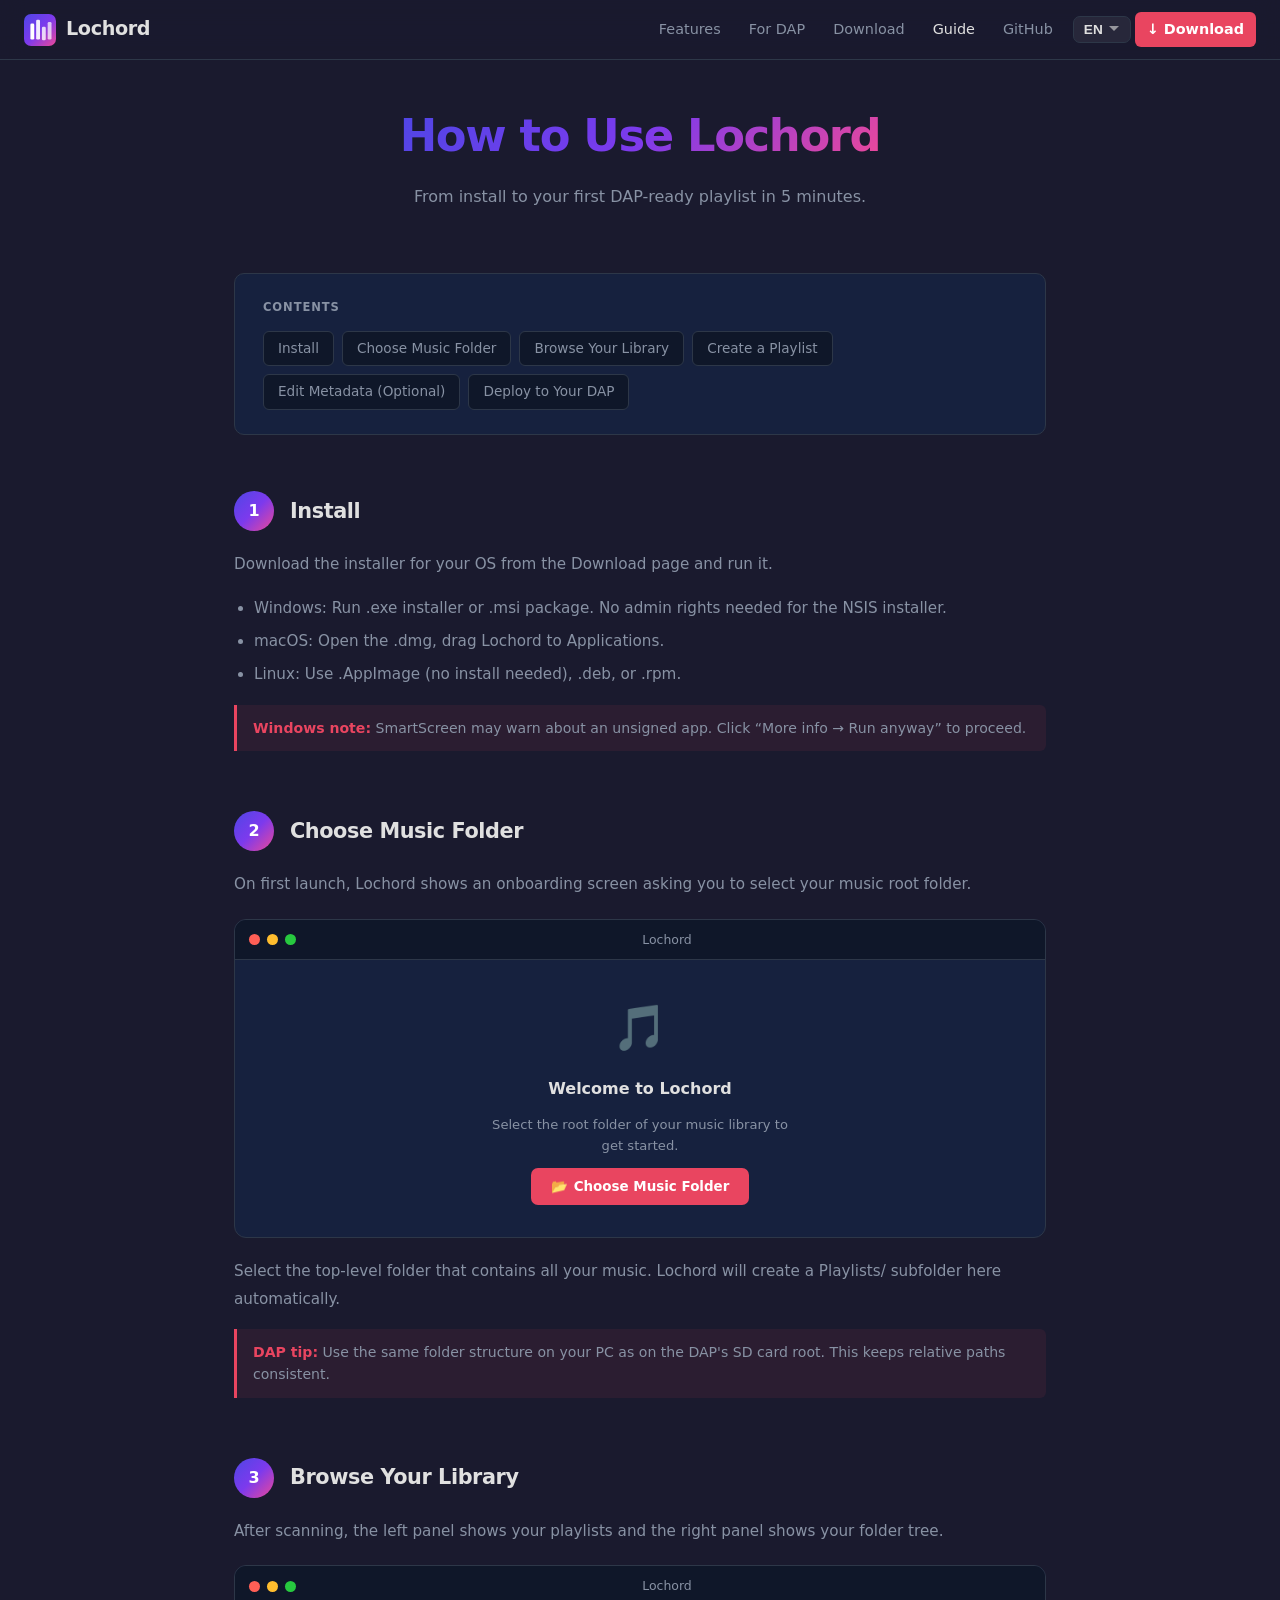
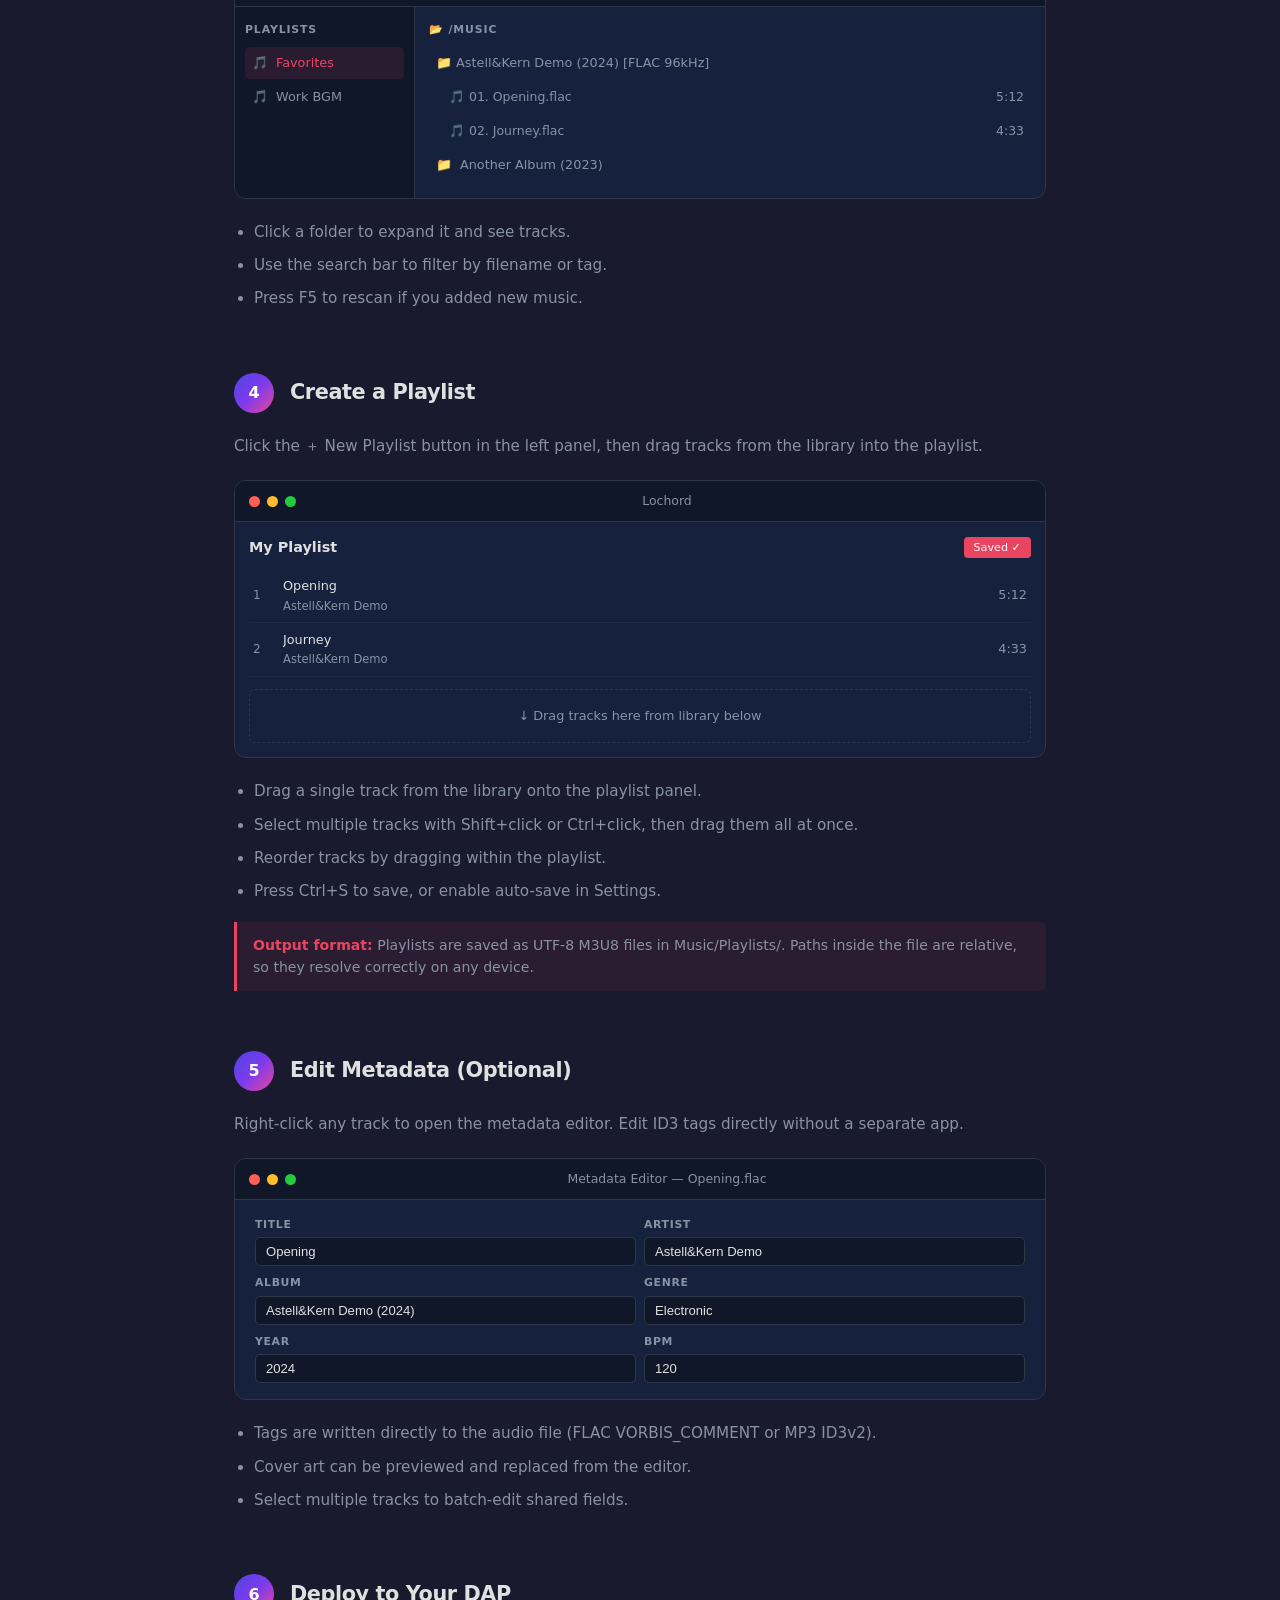
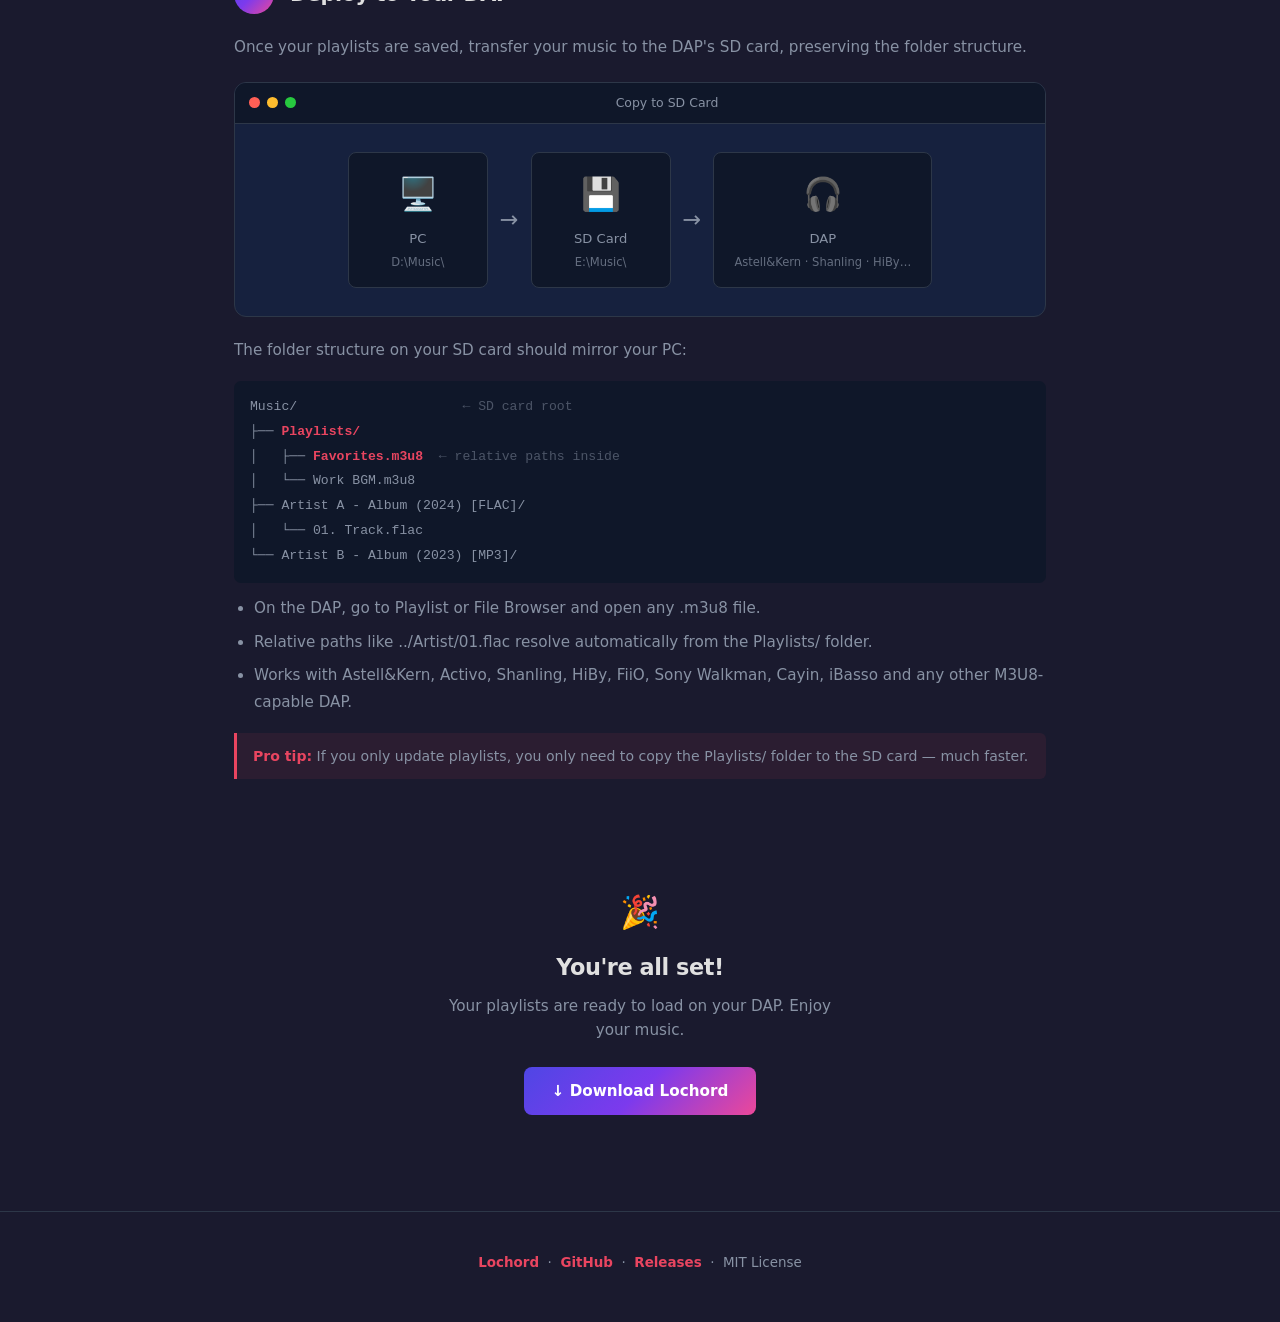
<file: guide.html>
﻿<!DOCTYPE html>
<html lang="en">
<head>
  <meta charset="UTF-8" />
  <meta name="viewport" content="width=device-width, initial-scale=1.0" />
  <meta name="description" id="meta-desc" content="Step-by-step guide to install Lochord, scan your music library, create M3U8 playlists, edit ID3 metadata, and deploy to your DAP (Astell&amp;Kern, Shanling, HiBy, FiiO)." />
  <meta name="keywords"    id="meta-kw"   content="Lochord guide, M3U8 playlist tutorial, DAP playlist setup, music library management, ID3 metadata editor, Astell&Kern guide" />
  <meta property="og:type"        content="article" />
  <meta property="og:url"         content="https://kakeru-ikeda.github.io/lochord-landing/guide.html" />
  <meta property="og:title"       id="og-title" content="Lochord Guide — How to Create DAP Playlists" />
  <meta property="og:description" id="og-desc"  content="Step-by-step guide: install, scan library, build M3U8 playlists, edit metadata, copy to DAP." />
  <meta property="og:image"       content="https://raw.githubusercontent.com/kakeru-ikeda/Lochord/main/app-icon.svg" />
  <meta name="twitter:card"        content="summary" />
  <meta name="twitter:title"       id="tw-title" content="Lochord Guide — How to Create DAP Playlists" />
  <meta name="twitter:description" id="tw-desc"  content="Step-by-step guide: install, scan library, build M3U8 playlists, edit metadata, copy to DAP." />
  <link rel="canonical" href="https://kakeru-ikeda.github.io/lochord-landing/guide.html" />
  <link rel="alternate" hreflang="en" href="https://kakeru-ikeda.github.io/lochord-landing/guide.html?lang=en" />
  <link rel="alternate" hreflang="ja" href="https://kakeru-ikeda.github.io/lochord-landing/guide.html?lang=ja" />
  <link rel="alternate" hreflang="ko" href="https://kakeru-ikeda.github.io/lochord-landing/guide.html?lang=ko" />
  <link rel="alternate" hreflang="zh" href="https://kakeru-ikeda.github.io/lochord-landing/guide.html?lang=zh" />
  <link rel="alternate" hreflang="x-default" href="https://kakeru-ikeda.github.io/lochord-landing/guide.html" />
  <title id="page-title" data-i18n="meta.title">Lochord — How to Use</title>
  <link rel="icon" type="image/svg+xml" href="[data-uri]">
  <link rel="stylesheet" href="assets/style.css">
  <style>

    /* ── Page layout ── */
    .page-wrap {
      max-width: 860px;
      margin: 0 auto;
      padding: 100px 24px 80px;
    }

    .page-header {
      text-align: center;
      margin-bottom: 64px;
    }

    .page-header h1 {
      font-size: clamp(1.8rem, 4vw, 2.8rem);
      font-weight: 800;
      letter-spacing: -0.03em;
      margin-bottom: 12px;
    }

    .page-header p {
      color: var(--muted);
      font-size: 1rem;
      max-width: 500px;
      margin: 0 auto;
    }

    /* ── TOC ── */
    .toc {
      background: var(--surface);
      border: 1px solid var(--border);
      border-radius: var(--radius);
      padding: 24px 28px;
      margin-bottom: 56px;
    }

    .toc-title {
      font-size: 0.72rem;
      font-weight: 700;
      text-transform: uppercase;
      letter-spacing: 0.08em;
      color: var(--muted);
      margin-bottom: 14px;
    }

    .toc ol {
      list-style: none;
      display: flex;
      flex-wrap: wrap;
      gap: 8px;
    }

    .toc li a {
      display: block;
      background: var(--surface2);
      border: 1px solid var(--border);
      border-radius: 6px;
      padding: 6px 14px;
      font-size: 0.85rem;
      color: var(--muted);
      transition: color 0.2s, border-color 0.2s;
    }
    .toc li a:hover { color: var(--accent); border-color: rgba(233,69,96,0.4); }

    /* ── Steps ── */
    .step {
      margin-bottom: 60px;
      scroll-margin-top: 80px;
    }

    .step-header {
      display: flex;
      align-items: center;
      gap: 16px;
      margin-bottom: 20px;
    }

    .step-num {
      width: 40px;
      height: 40px;
      border-radius: 50%;
      background: var(--grad);
      color: #fff;
      font-size: 1rem;
      font-weight: 800;
      display: flex;
      align-items: center;
      justify-content: center;
      flex-shrink: 0;
    }

    .step h2 {
      font-size: 1.3rem;
      font-weight: 700;
      letter-spacing: -0.02em;
    }

    .step > p, .step > ul, .step > ol {
      color: var(--muted);
      font-size: 0.95rem;
      line-height: 1.8;
      margin-bottom: 16px;
    }

    .step ul, .step ol {
      padding-left: 20px;
    }

    .step li { margin-bottom: 6px; }

    .step strong { color: var(--text); }

    .step-tip {
      background: rgba(233,69,96,0.08);
      border-left: 3px solid var(--accent);
      border-radius: 0 6px 6px 0;
      padding: 12px 16px;
      font-size: 0.88rem;
      color: var(--muted);
      margin-top: 16px;
    }
    .step-tip strong { color: var(--accent); }

    /* ── Mockup windows ── */
    .mockup {
      background: var(--surface);
      border: 1px solid var(--border);
      border-radius: 12px;
      overflow: hidden;
      margin: 20px 0;
      font-size: 0.82rem;
    }

    .mockup-bar {
      background: var(--surface2);
      border-bottom: 1px solid var(--border);
      padding: 10px 14px;
      display: flex;
      align-items: center;
      gap: 7px;
    }

    .dot { width: 11px; height: 11px; border-radius: 50%; }
    .dot-r { background: #ff5f56; }
    .dot-y { background: #ffbd2e; }
    .dot-g { background: #27c93f; }

    .mockup-title { flex: 1; text-align: center; font-size: 0.78rem; color: var(--muted); }

    .mockup-body { padding: 16px 20px; }

    .onboard-center {
      display: flex;
      flex-direction: column;
      align-items: center;
      gap: 12px;
      padding: 32px 20px;
      text-align: center;
    }

    .onboard-icon { font-size: 2.8rem; }
    .onboard-title { font-size: 1rem; font-weight: 700; }
    .onboard-sub   { font-size: 0.82rem; color: var(--muted); max-width: 320px; }

    .fake-btn {
      display: inline-flex;
      align-items: center;
      gap: 6px;
      background: var(--accent);
      color: #fff;
      padding: 8px 20px;
      border-radius: 7px;
      font-size: 0.84rem;
      font-weight: 600;
    }

    .ui-two-col {
      display: grid;
      grid-template-columns: 180px 1fr;
    }

    .ui-col-left {
      background: var(--surface2);
      border-right: 1px solid var(--border);
      padding: 14px 10px;
    }

    .ui-col-right { padding: 14px; }

    .ui-label {
      font-size: 0.68rem;
      font-weight: 700;
      text-transform: uppercase;
      letter-spacing: 0.08em;
      color: var(--muted);
      margin-bottom: 8px;
    }

    .ui-row {
      display: flex;
      align-items: center;
      gap: 8px;
      padding: 6px 7px;
      border-radius: 5px;
      color: var(--muted);
      margin-bottom: 2px;
      font-size: 0.8rem;
    }
    .ui-row.active { background: rgba(233,69,96,0.12); color: var(--accent); }
    .ui-row.indent { padding-left: 20px; font-size: 0.78rem; }

    .ui-track-row {
      display: grid;
      grid-template-columns: 22px 1fr 50px;
      align-items: center;
      gap: 8px;
      padding: 7px 4px;
      border-bottom: 1px solid rgba(45,55,72,0.5);
      font-size: 0.8rem;
      color: var(--muted);
    }
    .ui-track-name-col { overflow: hidden; }
    .ui-track-title { color: var(--text); font-weight: 500; white-space: nowrap; overflow: hidden; text-overflow: ellipsis; }
    .ui-track-sub   { font-size: 0.72rem; }
    .ui-track-dur   { text-align: right; font-variant-numeric: tabular-nums; }

    .drag-hint {
      text-align: center;
      padding: 16px;
      border: 1px dashed var(--border);
      border-radius: 6px;
      color: var(--muted);
      font-size: 0.8rem;
      margin-top: 12px;
    }

    .meta-grid {
      display: grid;
      grid-template-columns: 1fr 1fr;
      gap: 8px;
      padding: 16px 20px;
    }

    .meta-field label {
      display: block;
      font-size: 0.68rem;
      font-weight: 700;
      text-transform: uppercase;
      letter-spacing: 0.06em;
      color: var(--muted);
      margin-bottom: 4px;
    }

    .meta-field input {
      background: var(--surface2);
      border: 1px solid var(--border);
      border-radius: 5px;
      color: var(--text);
      font-size: 0.82rem;
      padding: 6px 10px;
      width: 100%;
      outline: none;
      pointer-events: none;
    }

    .dap-transfer {
      display: flex;
      align-items: center;
      justify-content: center;
      gap: 12px;
      flex-wrap: wrap;
      padding: 28px 20px;
    }

    .dap-box {
      background: var(--surface2);
      border: 1px solid var(--border);
      border-radius: 8px;
      padding: 16px 20px;
      text-align: center;
      min-width: 140px;
    }

    .dap-box-icon { font-size: 2rem; margin-bottom: 8px; }
    .dap-box-label { font-size: 0.82rem; color: var(--muted); }
    .dap-box-sub   { font-size: 0.72rem; color: var(--muted); opacity: 0.7; margin-top: 4px; }

    .dap-arrow { font-size: 1.4rem; color: var(--muted); }

    .file-tree {
      background: var(--surface2);
      border-radius: 7px;
      padding: 14px 16px;
      font-family: 'Consolas', 'Menlo', monospace;
      font-size: 0.82rem;
      color: var(--muted);
      line-height: 1.9;
      margin: 12px 0;
    }

    .file-tree .hl { color: var(--accent); font-weight: 600; }
    .file-tree .dim { opacity: 0.5; }

    .kbd {
      display: inline-flex;
      align-items: center;
      background: var(--surface2);
      border: 1px solid var(--border);
      border-bottom-width: 2px;
      border-radius: 4px;
      padding: 1px 7px;
      font-size: 0.78rem;
      font-family: 'Consolas', monospace;
      color: var(--text);
    }


    @media (max-width: 600px) {
      .ui-two-col { grid-template-columns: 1fr; }
      .ui-col-left { display: none; }
      .meta-grid { grid-template-columns: 1fr; }
      .dap-transfer { flex-direction: column; }
      .toc ol { flex-direction: column; }
    }
  </style>
</head>
<body>

<!-- ── Nav ── -->
<nav>
  <a href="index.html" class="nav-brand">
    <svg viewBox="0 0 100 100" fill="none" xmlns="http://www.w3.org/2000/svg">
      <rect width="100" height="100" rx="22" fill="url(#ng)"/>
      <rect x="20" y="30" width="12" height="50" rx="4" fill="white"/>
      <rect x="38" y="18" width="12" height="62" rx="4" fill="white" opacity=".9"/>
      <rect x="56" y="40" width="12" height="42" rx="4" fill="white" opacity=".8"/>
      <rect x="74" y="25" width="12" height="55" rx="4" fill="white" opacity=".7"/>
      <defs>
        <linearGradient id="ng" x1="0" y1="0" x2="100" y2="100" gradientUnits="userSpaceOnUse">
          <stop stop-color="#4F46E5"/>
          <stop offset=".5" stop-color="#7C3AED"/>
          <stop offset="1" stop-color="#EC4899"/>
        </linearGradient>
      </defs>
    </svg>
    Lochord
  </a>
  <div class="nav-links">
    <a href="index.html#features" data-i18n="nav.features">Features</a>
    <a href="index.html#dap" data-i18n="nav.dap">For DAP</a>
    <a href="index.html#download" data-i18n="nav.download">Download</a>
    <a href="guide.html" class="active" data-i18n="nav.guide">Guide</a>
    <a href="https://github.com/kakeru-ikeda/Lochord" target="_blank" rel="noopener">GitHub</a>

    <div class="lang-switcher" id="langSwitcher">
      <button class="lang-btn" id="langBtn" aria-label="Switch language">
        <span id="currentLangLabel">EN</span>
        <svg width="12" height="12" viewBox="0 0 12 12" fill="currentColor"><path d="M6 8L1 3h10L6 8z"/></svg>
      </button>
      <div class="lang-menu" id="langMenu">
        <button data-lang="en" class="active">🇺🇸 English</button>
        <button data-lang="ja">🇯🇵 日本語</button>
        <button data-lang="ko">🇰🇷 한국어</button>
        <button data-lang="zh">🇨🇳 中文</button>
      </div>
    </div>

    <a href="index.html#download" class="btn-primary" data-i18n="nav.downloadBtn">↓ Download</a>
  </div>
</nav>

<!-- ── Page content ── -->
<div class="page-wrap">
  <div class="page-header">
    <h1><span class="gradient-text" data-i18n="guide.title">How to Use Lochord</span></h1>
    <p data-i18n="guide.sub">From install to your first DAP-ready playlist in 5 minutes.</p>
  </div>

  <!-- TOC -->
  <div class="toc">
    <div class="toc-title" data-i18n="guide.toc">Contents</div>
    <ol>
      <li><a href="#step1" data-i18n="s1.title">1. Install</a></li>
      <li><a href="#step2" data-i18n="s2.title">2. Choose Music Folder</a></li>
      <li><a href="#step3" data-i18n="s3.title">3. Browse Library</a></li>
      <li><a href="#step4" data-i18n="s4.title">4. Create Playlist</a></li>
      <li><a href="#step5" data-i18n="s5.title">5. Edit Metadata</a></li>
      <li><a href="#step6" data-i18n="s6.title">6. Deploy to DAP</a></li>
    </ol>
  </div>

  <!-- Step 1 -->
  <div class="step" id="step1">
    <div class="step-header">
      <div class="step-num">1</div>
      <h2 data-i18n="s1.title">Install</h2>
    </div>
    <p data-i18n="s1.p1">Download the installer for your OS from the <a href="index.html#download" style="color:var(--accent)">Download page</a> and run it.</p>
    <ul>
      <li data-i18n="s1.li1"><strong>Windows:</strong> Run <code>.exe</code> installer or <code>.msi</code> package. No admin rights needed for the NSIS installer.</li>
      <li data-i18n="s1.li2"><strong>macOS:</strong> Open the <code>.dmg</code>, drag Lochord to Applications.</li>
      <li data-i18n="s1.li3"><strong>Linux:</strong> Use <code>.AppImage</code> (no install needed), <code>.deb</code>, or <code>.rpm</code>.</li>
    </ul>
    <div class="step-tip">
      <strong data-i18n="s1.tip.label">Windows note:</strong>
      <span data-i18n="s1.tip.text"> SmartScreen may warn about an unsigned app. Click "More info → Run anyway" to proceed.</span>
    </div>
  </div>

  <!-- Step 2 -->
  <div class="step" id="step2">
    <div class="step-header">
      <div class="step-num">2</div>
      <h2 data-i18n="s2.title">Choose Music Folder</h2>
    </div>
    <p data-i18n="s2.p1">On first launch, Lochord shows an onboarding screen asking you to select your music root folder.</p>
    <div class="mockup">
      <div class="mockup-bar">
        <div class="dot dot-r"></div><div class="dot dot-y"></div><div class="dot dot-g"></div>
        <div class="mockup-title">Lochord</div>
      </div>
      <div class="onboard-center">
        <div class="onboard-icon">🎵</div>
        <div class="onboard-title" data-i18n="s2.mock.title">Welcome to Lochord</div>
        <div class="onboard-sub" data-i18n="s2.mock.sub">Select the root folder of your music library to get started.</div>
        <div class="fake-btn">📂 <span data-i18n="s2.mock.btn">Choose Music Folder</span></div>
      </div>
    </div>
    <p data-i18n="s2.p2">Select the top-level folder that contains all your music (e.g. <code>D:\Music</code> or <code>/Users/you/Music</code>). Lochord will create a <code>Playlists/</code> subfolder here automatically.</p>
    <div class="step-tip">
      <strong data-i18n="s2.tip.label">DAP tip:</strong>
      <span data-i18n="s2.tip.text"> Use the same folder structure on your PC as on the DAP's SD card root. This keeps relative paths consistent.</span>
    </div>
  </div>

  <!-- Step 3 -->
  <div class="step" id="step3">
    <div class="step-header">
      <div class="step-num">3</div>
      <h2 data-i18n="s3.title">Browse Your Library</h2>
    </div>
    <p data-i18n="s3.p1">After scanning, the left panel shows your playlists and the bottom panel shows your folder tree.</p>
    <div class="mockup">
      <div class="mockup-bar">
        <div class="dot dot-r"></div><div class="dot dot-y"></div><div class="dot dot-g"></div>
        <div class="mockup-title">Lochord</div>
      </div>
      <div class="ui-two-col">
        <div class="ui-col-left">
          <div class="ui-label" data-i18n="s3.mock.playlists">Playlists</div>
          <div class="ui-row active">🎵 <span data-i18n="s3.mock.pl1">Favorites</span></div>
          <div class="ui-row">🎵 <span data-i18n="s3.mock.pl2">Work BGM</span></div>
        </div>
        <div class="ui-col-right">
          <div class="ui-label">📂 /Music</div>
          <div class="ui-row">📁 Astell&amp;Kern Demo (2024) [FLAC 96kHz]</div>
          <div class="ui-row indent">🎵 01. Opening.flac &nbsp; <span style="margin-left:auto">5:12</span></div>
          <div class="ui-row indent">🎵 02. Journey.flac &nbsp; <span style="margin-left:auto">4:33</span></div>
          <div class="ui-row">📁 <span data-i18n="s3.mock.folder2">Another Album (2023)</span></div>
        </div>
      </div>
    </div>
    <ul>
      <li data-i18n="s3.li1">Click a folder to expand it and see tracks.</li>
      <li data-i18n="s3.li2">Use the search bar to filter by filename or tag.</li>
      <li data-i18n="s3.li3">Press <kbd class="kbd">F5</kbd> to rescan if you added new music.</li>
    </ul>
  </div>

  <!-- Step 4 -->
  <div class="step" id="step4">
    <div class="step-header">
      <div class="step-num">4</div>
      <h2 data-i18n="s4.title">Create a Playlist</h2>
    </div>
    <p data-i18n="s4.p1">Click the <strong data-i18n="s4.newBtn">＋ New Playlist</strong> button in the left panel, then drag tracks from the library into the playlist.</p>
    <div class="mockup">
      <div class="mockup-bar">
        <div class="dot dot-r"></div><div class="dot dot-y"></div><div class="dot dot-g"></div>
        <div class="mockup-title">Lochord</div>
      </div>
      <div style="padding:14px">
        <div style="display:flex;justify-content:space-between;align-items:center;margin-bottom:10px">
          <span style="font-weight:700;font-size:0.9rem" data-i18n="s4.mock.name">My Playlist</span>
          <span style="background:var(--accent);color:#fff;font-size:0.7rem;padding:2px 10px;border-radius:4px" data-i18n="s4.mock.saved">Saved ✓</span>
        </div>
        <div class="ui-track-row">
          <span style="color:var(--muted);font-size:0.75rem">1</span>
          <div class="ui-track-name-col">
            <div class="ui-track-title">Opening</div>
            <div class="ui-track-sub">Astell&amp;Kern Demo</div>
          </div>
          <span class="ui-track-dur">5:12</span>
        </div>
        <div class="ui-track-row">
          <span style="color:var(--muted);font-size:0.75rem">2</span>
          <div class="ui-track-name-col">
            <div class="ui-track-title">Journey</div>
            <div class="ui-track-sub">Astell&amp;Kern Demo</div>
          </div>
          <span class="ui-track-dur">4:33</span>
        </div>
        <div class="drag-hint" data-i18n="s4.mock.hint">↓ Drag tracks here from library below</div>
      </div>
    </div>
    <ul>
      <li data-i18n="s4.li1">Drag a single track from the library onto the playlist panel.</li>
      <li data-i18n="s4.li2">Select multiple tracks with <kbd class="kbd">Shift</kbd>+click or <kbd class="kbd">Ctrl</kbd>+click, then drag them all at once.</li>
      <li data-i18n="s4.li3">Reorder tracks by dragging within the playlist.</li>
      <li data-i18n="s4.li4">Press <kbd class="kbd">Ctrl</kbd>+<kbd class="kbd">S</kbd> to save, or enable auto-save in Settings.</li>
    </ul>
    <div class="step-tip">
      <strong data-i18n="s4.tip.label">Output format:</strong>
      <span data-i18n="s4.tip.text"> Playlists are saved as UTF-8 M3U8 files in <code>Music/Playlists/</code>. Paths inside the file are relative (e.g. <code>../Artist/01.flac</code>), so they resolve correctly on any device.</span>
    </div>
  </div>

  <!-- Step 5 -->
  <div class="step" id="step5">
    <div class="step-header">
      <div class="step-num">5</div>
      <h2 data-i18n="s5.title">Edit Metadata (Optional)</h2>
    </div>
    <p data-i18n="s5.p1">Right-click any track (or select multiple and right-click) to open the metadata editor. Edit ID3 tags directly without a separate app.</p>
    <div class="mockup">
      <div class="mockup-bar">
        <div class="dot dot-r"></div><div class="dot dot-y"></div><div class="dot dot-g"></div>
        <div class="mockup-title" data-i18n="s5.mock.title">Metadata Editor — Opening.flac</div>
      </div>
      <div class="meta-grid">
        <div class="meta-field"><label data-i18n="s5.field.title">Title</label><input readonly value="Opening" /></div>
        <div class="meta-field"><label data-i18n="s5.field.artist">Artist</label><input readonly value="Astell&Kern Demo" /></div>
        <div class="meta-field"><label data-i18n="s5.field.album">Album</label><input readonly value="Astell&Kern Demo (2024)" /></div>
        <div class="meta-field"><label data-i18n="s5.field.genre">Genre</label><input readonly value="Electronic" /></div>
        <div class="meta-field"><label data-i18n="s5.field.year">Year</label><input readonly value="2024" /></div>
        <div class="meta-field"><label data-i18n="s5.field.bpm">BPM</label><input readonly value="120" /></div>
      </div>
    </div>
    <ul>
      <li data-i18n="s5.li1">Tags are written directly to the audio file (FLAC VORBIS_COMMENT or MP3 ID3v2).</li>
      <li data-i18n="s5.li2">Cover art can be previewed and replaced from the editor.</li>
      <li data-i18n="s5.li3">Select multiple tracks to batch-edit shared fields.</li>
    </ul>
  </div>

  <!-- Step 6 -->
  <div class="step" id="step6">
    <div class="step-header">
      <div class="step-num">6</div>
      <h2 data-i18n="s6.title">Deploy to Your DAP</h2>
    </div>
    <p data-i18n="s6.p1">Once your playlists are saved, transfer your music to the DAP's SD card, preserving the folder structure.</p>

    <div class="mockup">
      <div class="mockup-bar">
        <div class="dot dot-r"></div><div class="dot dot-y"></div><div class="dot dot-g"></div>
        <div class="mockup-title" data-i18n="s6.mock.title">Copy to SD Card</div>
      </div>
      <div class="dap-transfer">
        <div class="dap-box">
          <div class="dap-box-icon">🖥️</div>
          <div class="dap-box-label" data-i18n="s6.mock.pc">PC</div>
          <div class="dap-box-sub">D:\Music\</div>
        </div>
        <div class="dap-arrow">→</div>
        <div class="dap-box">
          <div class="dap-box-icon">💾</div>
          <div class="dap-box-label" data-i18n="s6.mock.sd">SD Card</div>
          <div class="dap-box-sub">E:\Music\</div>
        </div>
        <div class="dap-arrow">→</div>
        <div class="dap-box">
          <div class="dap-box-icon">🎧</div>
          <div class="dap-box-label" data-i18n="s6.mock.dap">DAP</div>
          <div class="dap-box-sub">Astell&amp;Kern · Shanling · HiBy…</div>
        </div>
      </div>
    </div>

    <p data-i18n="s6.p2">The folder structure on your SD card should mirror your PC:</p>
    <div class="file-tree">
Music/ &nbsp;&nbsp;&nbsp;&nbsp;&nbsp;&nbsp;&nbsp;&nbsp;&nbsp;&nbsp;&nbsp;&nbsp;&nbsp;&nbsp;&nbsp;&nbsp;&nbsp;&nbsp;&nbsp; <span class="dim" data-i18n="s6.tree.root">← SD card root</span><br>
├── <span class="hl">Playlists/</span><br>
│ &nbsp; ├── <span class="hl">Favorites.m3u8</span> &nbsp;<span class="dim" data-i18n="s6.tree.m3u">← relative paths inside</span><br>
│ &nbsp; └── Work BGM.m3u8<br>
├── Artist A - Album (2024) [FLAC]/<br>
│ &nbsp; └── 01. Track.flac<br>
└── Artist B - Album (2023) [MP3]/</div>

    <ul>
      <li data-i18n="s6.li1">On the DAP, go to <strong>Playlist</strong> or <strong>File Browser</strong> and open any <code>.m3u8</code> file.</li>
      <li data-i18n="s6.li2">Relative paths like <code>../Artist/01.flac</code> resolve automatically from the <code>Playlists/</code> folder.</li>
      <li data-i18n="s6.li3">Works with Astell&amp;Kern, Activo, Shanling, HiBy, FiiO, Sony Walkman, Cayin, iBasso and any other M3U8-capable DAP.</li>
    </ul>
    <div class="step-tip">
      <strong data-i18n="s6.tip.label">Pro tip:</strong>
      <span data-i18n="s6.tip.text"> If you only update playlists (not music files), you only need to copy the <code>Playlists/</code> folder to the SD card — much faster.</span>
    </div>
  </div>

  <!-- Done banner -->
  <div style="text-align:center;padding:48px 0 16px">
    <div style="font-size:2rem;margin-bottom:12px">🎉</div>
    <h2 style="font-size:1.4rem;font-weight:800;letter-spacing:-0.02em;margin-bottom:8px" data-i18n="guide.done.title">You're all set!</h2>
    <p style="color:var(--muted);font-size:0.95rem;max-width:420px;margin:0 auto 24px" data-i18n="guide.done.sub">Your playlists are ready to load on your DAP. Enjoy your music.</p>
    <a href="index.html#download" style="display:inline-flex;align-items:center;gap:8px;background:var(--grad);color:#fff;padding:12px 28px;border-radius:8px;font-weight:700;font-size:0.95rem;" data-i18n="guide.done.btn">↓ Download Lochord</a>
  </div>
</div>

<!-- ── Footer ── -->
<footer class="site-footer">
  <p>
    <a href="index.html">Lochord</a>
    &nbsp;·&nbsp;
    <a href="https://github.com/kakeru-ikeda/Lochord" target="_blank" rel="noopener">GitHub</a>
    &nbsp;·&nbsp;
    <a href="https://github.com/kakeru-ikeda/Lochord/releases" target="_blank" rel="noopener" data-i18n="footer.releases">Releases</a>
    &nbsp;·&nbsp; MIT License
  </p>
</footer>

<script>
// ── Page-specific translations ───────────────────────────────────────────────
const PAGE_T = {
  en: {
    "meta.title":   "Lochord — How to Use | DAP Playlist Step-by-Step Guide",
    "meta.description": "Step-by-step guide to install Lochord, scan your music library, build M3U8 playlists, edit ID3 metadata, and deploy to your DAP (Astell&Kern, Shanling, HiBy, FiiO).",
    "meta.keywords":    "Lochord guide, M3U8 playlist tutorial, DAP playlist setup, music library management, ID3 metadata editor, Astell&Kern guide",
    "guide.title":  "How to Use Lochord",
    "guide.sub":    "From install to your first DAP-ready playlist in 5 minutes.",
    "guide.toc":    "Contents",
    "s1.title": "Install",
    "s1.p1": "Download the installer for your OS from the Download page and run it.",
    "s1.li1": "Windows: Run .exe installer or .msi package. No admin rights needed for the NSIS installer.",
    "s1.li2": "macOS: Open the .dmg, drag Lochord to Applications.",
    "s1.li3": "Linux: Use .AppImage (no install needed), .deb, or .rpm.",
    "s1.tip.label": "Windows note:", "s1.tip.text": " SmartScreen may warn about an unsigned app. Click \u201cMore info \u2192 Run anyway\u201d to proceed.",
    "s2.title": "Choose Music Folder",
    "s2.p1": "On first launch, Lochord shows an onboarding screen asking you to select your music root folder.",
    "s2.mock.title": "Welcome to Lochord",
    "s2.mock.sub": "Select the root folder of your music library to get started.",
    "s2.mock.btn": "Choose Music Folder",
    "s2.p2": "Select the top-level folder that contains all your music. Lochord will create a Playlists/ subfolder here automatically.",
    "s2.tip.label": "DAP tip:", "s2.tip.text": " Use the same folder structure on your PC as on the DAP's SD card root. This keeps relative paths consistent.",
    "s3.title": "Browse Your Library",
    "s3.p1": "After scanning, the left panel shows your playlists and the right panel shows your folder tree.",
    "s3.mock.playlists": "Playlists", "s3.mock.pl1": "Favorites", "s3.mock.pl2": "Work BGM",
    "s3.mock.folder2": "Another Album (2023)",
    "s3.li1": "Click a folder to expand it and see tracks.",
    "s3.li2": "Use the search bar to filter by filename or tag.",
    "s3.li3": "Press F5 to rescan if you added new music.",
    "s4.title": "Create a Playlist",
    "s4.p1": "Click the ＋ New Playlist button in the left panel, then drag tracks from the library into the playlist.",
    "s4.newBtn": "＋ New Playlist",
    "s4.mock.name": "My Playlist", "s4.mock.saved": "Saved ✓",
    "s4.mock.hint": "↓ Drag tracks here from library below",
    "s4.li1": "Drag a single track from the library onto the playlist panel.",
    "s4.li2": "Select multiple tracks with Shift+click or Ctrl+click, then drag them all at once.",
    "s4.li3": "Reorder tracks by dragging within the playlist.",
    "s4.li4": "Press Ctrl+S to save, or enable auto-save in Settings.",
    "s4.tip.label": "Output format:", "s4.tip.text": " Playlists are saved as UTF-8 M3U8 files in Music/Playlists/. Paths inside the file are relative, so they resolve correctly on any device.",
    "s5.title": "Edit Metadata (Optional)",
    "s5.p1": "Right-click any track to open the metadata editor. Edit ID3 tags directly without a separate app.",
    "s5.mock.title": "Metadata Editor — Opening.flac",
    "s5.field.title": "Title", "s5.field.artist": "Artist", "s5.field.album": "Album",
    "s5.field.genre": "Genre", "s5.field.year": "Year", "s5.field.bpm": "BPM",
    "s5.li1": "Tags are written directly to the audio file (FLAC VORBIS_COMMENT or MP3 ID3v2).",
    "s5.li2": "Cover art can be previewed and replaced from the editor.",
    "s5.li3": "Select multiple tracks to batch-edit shared fields.",
    "s6.title": "Deploy to Your DAP",
    "s6.p1": "Once your playlists are saved, transfer your music to the DAP's SD card, preserving the folder structure.",
    "s6.mock.title": "Copy to SD Card",
    "s6.mock.pc": "PC", "s6.mock.sd": "SD Card", "s6.mock.dap": "DAP",
    "s6.p2": "The folder structure on your SD card should mirror your PC:",
    "s6.tree.root": "← SD card root", "s6.tree.m3u": "← relative paths inside",
    "s6.li1": "On the DAP, go to Playlist or File Browser and open any .m3u8 file.",
    "s6.li2": "Relative paths like ../Artist/01.flac resolve automatically from the Playlists/ folder.",
    "s6.li3": "Works with Astell&Kern, Activo, Shanling, HiBy, FiiO, Sony Walkman, Cayin, iBasso and any other M3U8-capable DAP.",
    "s6.tip.label": "Pro tip:", "s6.tip.text": " If you only update playlists, you only need to copy the Playlists/ folder to the SD card — much faster.",
    "guide.done.title": "You're all set!",
    "guide.done.sub": "Your playlists are ready to load on your DAP. Enjoy your music.",
    "guide.done.btn": "↓ Download Lochord",
  },

  ja: {
    "meta.title":   "Lochord 使い方ガイド — DAPプレイリスト作成の手順",
    "meta.description": "Lochordのインストールから音楽ライブラリのスキャン、M3U8プレイリスト作成、IDタグ編集、DAPへの転送まで、ステップバイステップで解説。",
    "meta.keywords":    "Lochord 使い方, DAP プレイリスト 作成方法, M3U8 プレイリスト 手順, 音楽ライブラリ管理, IDタグ編集",
    "guide.title":  "Lochord の使い方",
    "guide.sub":    "インストールから最初の DAP 用プレイリスト作成まで、5 分で完了。",
    "guide.toc":    "目次",
    "s1.title": "インストール",
    "s1.p1": "ダウンロードページからお使いの OS 用インストーラーをダウンロードして実行してください。",
    "s1.li1": "Windows: .exe インストーラーまたは .msi パッケージを実行。NSIS インストーラーは管理者権限不要。",
    "s1.li2": "macOS: .dmg を開き、Lochord をアプリケーションフォルダにドラッグ。",
    "s1.li3": "Linux: .AppImage（インストール不要）、.deb、または .rpm を使用。",
    "s1.tip.label": "Windows の注意点:", "s1.tip.text": " SmartScreen が署名のないアプリとして警告する場合があります。「詳細情報 → 実行」をクリックして続行してください。",
    "s2.title": "音楽フォルダの選択",
    "s2.p1": "初回起動時にオンボーディング画面が表示されるので、音楽ライブラリのルートフォルダを選択してください。",
    "s2.mock.title": "Lochord へようこそ",
    "s2.mock.sub": "音楽ライブラリのルートフォルダを選択して始めましょう。",
    "s2.mock.btn": "音楽フォルダを選択",
    "s2.p2": "すべての音楽が入ったトップレベルのフォルダを選択してください。Lochord は自動的に Playlists/ サブフォルダを作成します。",
    "s2.tip.label": "DAP のヒント:", "s2.tip.text": " PC と DAP の SD カード上のフォルダ構造を同じにしておくと、相対パスが一致して便利です。",
    "s3.title": "ライブラリの閲覧",
    "s3.p1": "スキャン後、左パネルにプレイリスト、右パネルにフォルダツリーが表示されます。",
    "s3.mock.playlists": "プレイリスト", "s3.mock.pl1": "お気に入り", "s3.mock.pl2": "作業用 BGM",
    "s3.mock.folder2": "別のアルバム (2023)",
    "s3.li1": "フォルダをクリックして展開し、トラックを表示します。",
    "s3.li2": "検索バーでファイル名やタグを絞り込めます。",
    "s3.li3": "新しい音楽を追加した場合は F5 キーで再スキャンできます。",
    "s4.title": "プレイリストの作成",
    "s4.p1": "左パネルの「＋ 新規プレイリスト」ボタンをクリックし、ライブラリからトラックをドラッグ＆ドロップで追加します。",
    "s4.newBtn": "＋ 新規プレイリスト",
    "s4.mock.name": "マイプレイリスト", "s4.mock.saved": "保存済み ✓",
    "s4.mock.hint": "↓ 下のライブラリからトラックをここにドラッグ",
    "s4.li1": "ライブラリから単曲をプレイリストパネルにドラッグします。",
    "s4.li2": "Shift クリックや Ctrl クリックで複数選択してまとめてドラッグできます。",
    "s4.li3": "プレイリスト内でドラッグして曲順を並び替えられます。",
    "s4.li4": "Ctrl+S で保存、または設定から自動保存を有効にできます。",
    "s4.tip.label": "出力形式:", "s4.tip.text": " プレイリストは Music/Playlists/ 配下に UTF-8 の M3U8 ファイルとして保存されます。パスは相対パスで記録されるため、どのデバイスでも正しく解決されます。",
    "s5.title": "メタデータの編集（任意）",
    "s5.p1": "トラックを右クリックするとメタデータエディターが開きます。別アプリ不要で ID3 タグを直接編集できます。",
    "s5.mock.title": "メタデータエディター — Opening.flac",
    "s5.field.title": "タイトル", "s5.field.artist": "アーティスト", "s5.field.album": "アルバム",
    "s5.field.genre": "ジャンル", "s5.field.year": "年", "s5.field.bpm": "BPM",
    "s5.li1": "タグはオーディオファイル（FLAC の VORBIS_COMMENT や MP3 の ID3v2）に直接書き込まれます。",
    "s5.li2": "カバーアートのプレビューと差し替えもエディターから行えます。",
    "s5.li3": "複数のトラックを選択すると共通フィールドをまとめて編集できます。",
    "s6.title": "DAP への転送",
    "s6.p1": "プレイリストを保存したら、フォルダ構造を保ったまま音楽を DAP の SD カードへ転送します。",
    "s6.mock.title": "SD カードへコピー",
    "s6.mock.pc": "PC", "s6.mock.sd": "SD カード", "s6.mock.dap": "DAP",
    "s6.p2": "SD カード上のフォルダ構造は PC と一致させてください：",
    "s6.tree.root": "← SD カードのルート", "s6.tree.m3u": "← 相対パスで記録",
    "s6.li1": "DAP のプレイリストまたはファイルブラウザから .m3u8 ファイルを開きます。",
    "s6.li2": "../Artist/01.flac のような相対パスは Playlists/ フォルダから自動的に解決されます。",
    "s6.li3": "Astell&Kern, Activo, Shanling, HiBy, FiiO, Sony Walkman, Cayin, iBasso など M3U8 対応の DAP であれば動作します。",
    "s6.tip.label": "Pro ヒント:", "s6.tip.text": " 音楽ファイルは変えずにプレイリストだけ更新する場合は、Playlists/ フォルダだけ SD カードにコピーすれば OK。転送が格段に速くなります。",
    "guide.done.title": "準備完了！",
    "guide.done.sub": "プレイリストが DAP でいつでも再生できる状態になりました。音楽を楽しんでください。",
    "guide.done.btn": "↓ Lochord をダウンロード",
  },

  ko: {
    "meta.title":   "Lochord 사용 가이드 — DAP 플레이리스트 만들기",
    "meta.description": "Lochord 설치부터 음악 라이브러리 스캔, M3U8 플레이리스트 생성, ID3 메타데이터 편집, DAP 전송까지 단계별 안내.",
    "meta.keywords":    "Lochord 가이드, DAP 플레이리스트 만들기, M3U8 플레이리스트 튜토리얼, 음악 라이브러리 관리, ID3 태그 편집",
    "guide.title":  "Lochord 사용 방법",
    "guide.sub":    "설치부터 첫 DAP 플레이리스트 완성까지 5분이면 충분합니다.",
    "guide.toc":    "목차",
    "s1.title": "설치",
    "s1.p1": "다운로드 페이지에서 운영체제에 맞는 설치 프로그램을 내려받아 실행하세요.",
    "s1.li1": "Windows: .exe 설치 프로그램 또는 .msi 패키지 실행. NSIS 설치 프로그램은 관리자 권한 불필요.",
    "s1.li2": "macOS: .dmg 열고 Lochord를 응용 프로그램 폴더로 드래그.",
    "s1.li3": "Linux: .AppImage(설치 불필요), .deb, .rpm 중 선택.",
    "s1.tip.label": "Windows 참고:", "s1.tip.text": " SmartScreen에서 서명되지 않은 앱 경고가 뜰 수 있습니다. '추가 정보 → 실행'을 클릭하세요.",
    "s2.title": "음악 폴더 선택",
    "s2.p1": "첫 실행 시 온보딩 화면에서 음악 라이브러리의 루트 폴더를 선택합니다.",
    "s2.mock.title": "Lochord에 오신 것을 환영합니다",
    "s2.mock.sub": "음악 라이브러리의 루트 폴더를 선택해 시작하세요.",
    "s2.mock.btn": "음악 폴더 선택",
    "s2.p2": "모든 음악이 들어있는 최상위 폴더를 선택하세요. Playlists/ 하위 폴더가 자동으로 생성됩니다.",
    "s2.tip.label": "DAP 팁:", "s2.tip.text": " PC와 DAP SD 카드의 폴더 구조를 동일하게 유지하면 상대 경로가 일치합니다.",
    "s3.title": "라이브러리 탐색",
    "s3.p1": "스캔 후 왼쪽 패널에는 플레이리스트, 오른쪽 패널에는 폴더 트리가 표시됩니다.",
    "s3.mock.playlists": "플레이리스트", "s3.mock.pl1": "즐겨찾기", "s3.mock.pl2": "작업 BGM",
    "s3.mock.folder2": "다른 앨범 (2023)",
    "s3.li1": "폴더를 클릭해 확장하면 트랙을 볼 수 있습니다.",
    "s3.li2": "검색창으로 파일명이나 태그를 필터링하세요.",
    "s3.li3": "음악을 추가한 경우 F5 키로 재스캔하세요.",
    "s4.title": "플레이리스트 만들기",
    "s4.p1": "왼쪽 패널의 '＋ 새 플레이리스트' 버튼을 클릭한 후, 라이브러리에서 트랙을 드래그해 추가합니다.",
    "s4.newBtn": "＋ 새 플레이리스트",
    "s4.mock.name": "내 플레이리스트", "s4.mock.saved": "저장됨 ✓",
    "s4.mock.hint": "↓ 아래 라이브러리에서 트랙을 여기에 드래그",
    "s4.li1": "라이브러리에서 단일 트랙을 플레이리스트 패널로 드래그합니다.",
    "s4.li2": "Shift 클릭 또는 Ctrl 클릭으로 여러 트랙을 선택해 한 번에 드래그할 수 있습니다.",
    "s4.li3": "플레이리스트 내에서 드래그하여 순서를 변경하세요.",
    "s4.li4": "Ctrl+S로 저장하거나 설정에서 자동 저장을 활성화하세요.",
    "s4.tip.label": "출력 형식:", "s4.tip.text": " 플레이리스트는 Music/Playlists/ 폴더에 UTF-8 M3U8 파일로 저장됩니다. 상대 경로로 기록되므로 어떤 기기에서도 올바르게 해석됩니다.",
    "s5.title": "메타데이터 편집 (선택)",
    "s5.p1": "트랙을 우클릭하면 메타데이터 편집기가 열립니다. 별도 앱 없이 ID3 태그를 직접 편집할 수 있습니다.",
    "s5.mock.title": "메타데이터 편집기 — Opening.flac",
    "s5.field.title": "제목", "s5.field.artist": "아티스트", "s5.field.album": "앨범",
    "s5.field.genre": "장르", "s5.field.year": "연도", "s5.field.bpm": "BPM",
    "s5.li1": "태그는 오디오 파일(FLAC VORBIS_COMMENT 또는 MP3 ID3v2)에 직접 기록됩니다.",
    "s5.li2": "커버 아트를 미리보고 교체할 수 있습니다.",
    "s5.li3": "여러 트랙을 선택하면 공통 필드를 일괄 편집할 수 있습니다.",
    "s6.title": "DAP에 전송",
    "s6.p1": "플레이리스트를 저장한 후 폴더 구조를 유지하면서 음악을 DAP SD 카드로 복사합니다.",
    "s6.mock.title": "SD 카드에 복사",
    "s6.mock.pc": "PC", "s6.mock.sd": "SD 카드", "s6.mock.dap": "DAP",
    "s6.p2": "SD 카드의 폴더 구조는 PC와 동일해야 합니다:",
    "s6.tree.root": "← SD 카드 루트", "s6.tree.m3u": "← 상대 경로로 기록",
    "s6.li1": "DAP의 플레이리스트 또는 파일 브라우저에서 .m3u8 파일을 열면 됩니다.",
    "s6.li2": "../Artist/01.flac 형태의 상대 경로는 Playlists/ 폴더 기준으로 자동 해석됩니다.",
    "s6.li3": "Astell&Kern, Activo, Shanling, HiBy, FiiO, Sony Walkman, Cayin, iBasso 등 M3U8 지원 DAP에서 모두 작동합니다.",
    "s6.tip.label": "프로 팁:", "s6.tip.text": " 음악 파일은 그대로이고 플레이리스트만 업데이트할 경우, Playlists/ 폴더만 SD 카드에 복사하면 됩니다. 훨씬 빠릅니다.",
    "guide.done.title": "준비 완료!",
    "guide.done.sub": "플레이리스트가 DAP에서 바로 재생할 수 있는 상태입니다. 음악을 즐기세요.",
    "guide.done.btn": "↓ Lochord 다운로드",
  },

  zh: {
    "meta.title":   "Lochord 使用指南 — DAP 播放列表创建教程",
    "meta.description": "从安装 Lochord、扫描音乐库、创建 M3U8 播放列表、编辑 ID3 元数据，到将播放列表复制到 DAP 的完整步骤说明。",
    "meta.keywords":    "Lochord 使用教程, DAP 播放列表创建, M3U8 播放列表教程, 音乐库管理, ID3 标签编辑",
    "guide.title":  "Lochord 使用指南",
    "guide.sub":    "从安装到生成第一个 DAP 可用的播放列表，5 分钟搞定。",
    "guide.toc":    "目录",
    "s1.title": "安装",
    "s1.p1": "从下载页面下载适合您操作系统的安装包并运行。",
    "s1.li1": "Windows：运行 .exe 安装程序或 .msi 安装包，NSIS 安装程序无需管理员权限。",
    "s1.li2": "macOS：打开 .dmg，将 Lochord 拖入应用程序文件夹。",
    "s1.li3": "Linux：使用 .AppImage（无需安装）、.deb 或 .rpm。",
    "s1.tip.label": "Windows 提示：", "s1.tip.text": " SmartScreen 可能会对未签名应用发出警告，点击\u300c更多信息 \u2192 仍要运行\u300d即可继续。",
    "s2.title": "选择音乐文件夹",
    "s2.p1": "首次启动时，Lochord 会显示引导页面，要求您选择音乐库的根目录。",
    "s2.mock.title": "欢迎使用 Lochord",
    "s2.mock.sub": "请选择音乐库的根目录以开始使用。",
    "s2.mock.btn": "选择音乐文件夹",
    "s2.p2": "选择包含所有音乐的顶层文件夹，Lochord 将自动创建 Playlists/ 子文件夹。",
    "s2.tip.label": "DAP 提示：", "s2.tip.text": " 建议 PC 与 DAP SD 卡的文件夹结构保持一致，以确保相对路径正确解析。",
    "s3.title": "浏览音乐库",
    "s3.p1": "扫描完成后，左侧面板显示播放列表，右侧面板显示文件夹树。",
    "s3.mock.playlists": "播放列表", "s3.mock.pl1": "我的最爱", "s3.mock.pl2": "工作背景音乐",
    "s3.mock.folder2": "另一张专辑 (2023)",
    "s3.li1": "点击文件夹展开并查看曲目。",
    "s3.li2": "使用搜索栏按文件名或标签筛选。",
    "s3.li3": "添加新音乐后按 F5 重新扫描。",
    "s4.title": "创建播放列表",
    "s4.p1": "点击左侧面板的\u300c＋ 新建播放列表\u300d按钮，然后从音乐库拖拽曲目添加。",
    "s4.newBtn": "＋ 新建播放列表",
    "s4.mock.name": "我的播放列表", "s4.mock.saved": "已保存 ✓",
    "s4.mock.hint": "↓ 从下方音乐库拖拽曲目到此处",
    "s4.li1": "从音乐库将单首曲目拖到播放列表面板。",
    "s4.li2": "用 Shift 点击或 Ctrl 点击选择多首曲目后一起拖动。",
    "s4.li3": "在播放列表内拖动以调整曲目顺序。",
    "s4.li4": "按 Ctrl+S 保存，或在设置中开启自动保存。",
    "s4.tip.label": "输出格式：", "s4.tip.text": " 播放列表以 UTF-8 M3U8 格式保存在 Music/Playlists/ 中，文件内使用相对路径，可在任何设备上正确解析。",
    "s5.title": "编辑元数据（可选）",
    "s5.p1": "右键点击任意曲目打开元数据编辑器，无需额外软件即可直接编辑 ID3 标签。",
    "s5.mock.title": "元数据编辑器 — Opening.flac",
    "s5.field.title": "标题", "s5.field.artist": "艺术家", "s5.field.album": "专辑",
    "s5.field.genre": "流派", "s5.field.year": "年份", "s5.field.bpm": "BPM",
    "s5.li1": "标签直接写入音频文件（FLAC 的 VORBIS_COMMENT 或 MP3 的 ID3v2）。",
    "s5.li2": "可在编辑器中预览和替换封面图。",
    "s5.li3": "选择多首曲目可批量编辑公共字段。",
    "s6.title": "部署到 DAP",
    "s6.p1": "保存播放列表后，保持文件夹结构将音乐复制到 DAP 的 SD 卡。",
    "s6.mock.title": "复制到 SD 卡",
    "s6.mock.pc": "电脑", "s6.mock.sd": "SD 卡", "s6.mock.dap": "DAP",
    "s6.p2": "SD 卡上的文件夹结构应与 PC 保持一致：",
    "s6.tree.root": "← SD 卡根目录", "s6.tree.m3u": "← 相对路径",
    "s6.li1": "在 DAP 的播放列表或文件浏览器中打开 .m3u8 文件即可。",
    "s6.li2": "../Artist/01.flac 形式的相对路径会从 Playlists/ 文件夹自动解析。",
    "s6.li3": "兼容 Astell&Kern、Activo、Shanling、HiBy、FiiO、Sony Walkman、Cayin、iBasso 等支持 M3U8 的 DAP。",
    "s6.tip.label": "进阶提示：", "s6.tip.text": " 如果只更新播放列表而不更改音乐文件，只需将 Playlists/ 文件夹复制到 SD 卡即可，速度更快。",
    "guide.done.title": "大功告成！",
    "guide.done.sub": "播放列表已准备好，可在 DAP 上加载播放。尽情享受音乐吧。",
    "guide.done.btn": "↓ 下载 Lochord",
  },
};
</script>
<script src="assets/translations.js"></script>
<script src="assets/i18n.js"></script>

</body>
</html>
</file>
<file: assets/style.css>
/* ── Lochord Shared Styles ──────────────────────────────────────────────────
   Used by index.html and guide.html
   Page-specific styles live in each file's <style> block.
   ────────────────────────────────────────────────────────────────────────── */

*, *::before, *::after { box-sizing: border-box; margin: 0; padding: 0; }

:root {
  --bg:       #1a1a2e;
  --surface:  #16213e;
  --surface2: #0f1729;
  --accent:   #e94560;
  --accent-h: #ff5577;
  --text:     #e0e0e0;
  --muted:    #8892a4;
  --border:   #2d3748;
  --grad:     linear-gradient(135deg, #4F46E5 0%, #7C3AED 50%, #EC4899 100%);
  --radius:   10px;
}

html { scroll-behavior: smooth; }

body {
  background: var(--bg);
  color: var(--text);
  font-family: -apple-system, BlinkMacSystemFont, 'Segoe UI', system-ui, sans-serif;
  line-height: 1.6;
  min-height: 100vh;
}

a { color: inherit; text-decoration: none; }

/* ── Nav ──────────────────────────────────────────────────────────────────── */
nav {
  position: fixed;
  top: 0; left: 0; right: 0;
  z-index: 100;
  background: rgba(26, 26, 46, 0.85);
  backdrop-filter: blur(12px);
  -webkit-backdrop-filter: blur(12px);
  border-bottom: 1px solid var(--border);
  padding: 0 24px;
  height: 60px;
  display: flex;
  align-items: center;
  justify-content: space-between;
}

.nav-brand {
  display: flex;
  align-items: center;
  gap: 10px;
  font-size: 1.2rem;
  font-weight: 700;
  letter-spacing: -0.02em;
}
.nav-brand svg { width: 32px; height: 32px; flex-shrink: 0; }

.nav-links {
  display: flex;
  align-items: center;
  gap: 4px;
}
.nav-links a {
  color: var(--muted);
  font-size: 0.9rem;
  padding: 6px 12px;
  border-radius: 6px;
  transition: color 0.2s, background 0.2s;
}
.nav-links a:hover         { color: var(--text); background: rgba(255,255,255,0.06); }
.nav-links a.active        { color: var(--text); }
/* btn-primary inside nav must stay white regardless of .nav-links a specificity */
.nav-links .btn-primary,
.nav-links .btn-primary:hover { color: #fff; }

/* ── Language Switcher ───────────────────────────────────────────────────── */
.lang-switcher { position: relative; margin-left: 4px; }

.lang-btn {
  display: flex;
  align-items: center;
  gap: 5px;
  background: rgba(255,255,255,0.06);
  border: 1px solid var(--border);
  border-radius: 7px;
  color: var(--text);
  font-size: 0.85rem;
  font-weight: 600;
  padding: 5px 10px;
  cursor: pointer;
  transition: background 0.2s, border-color 0.2s;
  white-space: nowrap;
}
.lang-btn:hover { background: rgba(255,255,255,0.10); border-color: var(--muted); }
.lang-btn svg { opacity: 0.6; transition: transform 0.2s; }
.lang-switcher.open .lang-btn svg { transform: rotate(180deg); }

.lang-menu {
  display: none;
  position: absolute;
  right: 0;
  top: calc(100% + 6px);
  background: var(--surface);
  border: 1px solid var(--border);
  border-radius: 8px;
  overflow: hidden;
  box-shadow: 0 8px 24px rgba(0,0,0,0.4);
  min-width: 130px;
  z-index: 200;
}
.lang-switcher.open .lang-menu { display: block; }

.lang-menu button {
  display: flex;
  align-items: center;
  gap: 8px;
  width: 100%;
  padding: 9px 14px;
  background: none;
  border: none;
  color: var(--muted);
  font-size: 0.85rem;
  cursor: pointer;
  transition: background 0.15s, color 0.15s;
  text-align: left;
}
.lang-menu button:hover  { background: rgba(255,255,255,0.06); color: var(--text); }
.lang-menu button.active { color: var(--accent); background: rgba(233,69,96,0.08); }

/* ── Buttons ─────────────────────────────────────────────────────────────── */
.btn {
  display: inline-flex;
  align-items: center;
  gap: 8px;
  padding: 8px 20px;
  border-radius: 8px;
  font-size: 0.9rem;
  font-weight: 600;
  cursor: pointer;
  transition: all 0.2s;
  border: none;
  text-decoration: none;
}
.btn-primary {
  background: var(--accent);
  color: #fff;
  padding: 6px 16px;
  border-radius: 8px;
  font-size: 0.85rem;
  font-weight: 600;
  transition: background 0.2s, transform 0.2s;
}
.btn-primary:hover { background: var(--accent-h); transform: translateY(-1px); box-shadow: 0 4px 20px rgba(233,69,96,0.4); }

.btn-outline {
  background: transparent;
  color: var(--text);
  border: 1px solid var(--border);
}
.btn-outline:hover { border-color: var(--muted); background: rgba(255,255,255,0.04); }

.btn-grad {
  background: var(--grad);
  color: #fff;
  font-size: 1rem;
  padding: 14px 32px;
}
.btn-grad:hover { opacity: 0.9; transform: translateY(-2px); box-shadow: 0 6px 28px rgba(124,58,237,0.45); }

/* ── Gradient Text ───────────────────────────────────────────────────────── */
.gradient-text {
  background: var(--grad);
  -webkit-background-clip: text;
  -webkit-text-fill-color: transparent;
  background-clip: text;
}

/* ── Site Footer ─────────────────────────────────────────────────────────── */
.site-footer {
  text-align: center;
  padding: 40px 24px;
  border-top: 1px solid var(--border);
  color: var(--muted);
  font-size: 0.84rem;
}
.site-footer p { margin-bottom: 8px; }
.site-footer a { color: var(--accent); font-weight: 600; transition: color 0.2s; }
.site-footer a:hover { color: var(--accent-h); }

.footer-brand {
  display: flex;
  align-items: center;
  justify-content: center;
  gap: 10px;
  font-size: 1.1rem;
  font-weight: 700;
  margin-bottom: 16px;
}
.footer-brand svg { width: 28px; height: 28px; }

/* ── Responsive Nav ──────────────────────────────────────────────────────── */
@media (max-width: 640px) {
  nav { padding: 0 12px; }
  .nav-links a:not(.nav-dl-btn):not(.btn-primary) { display: none; }
}
</file>
